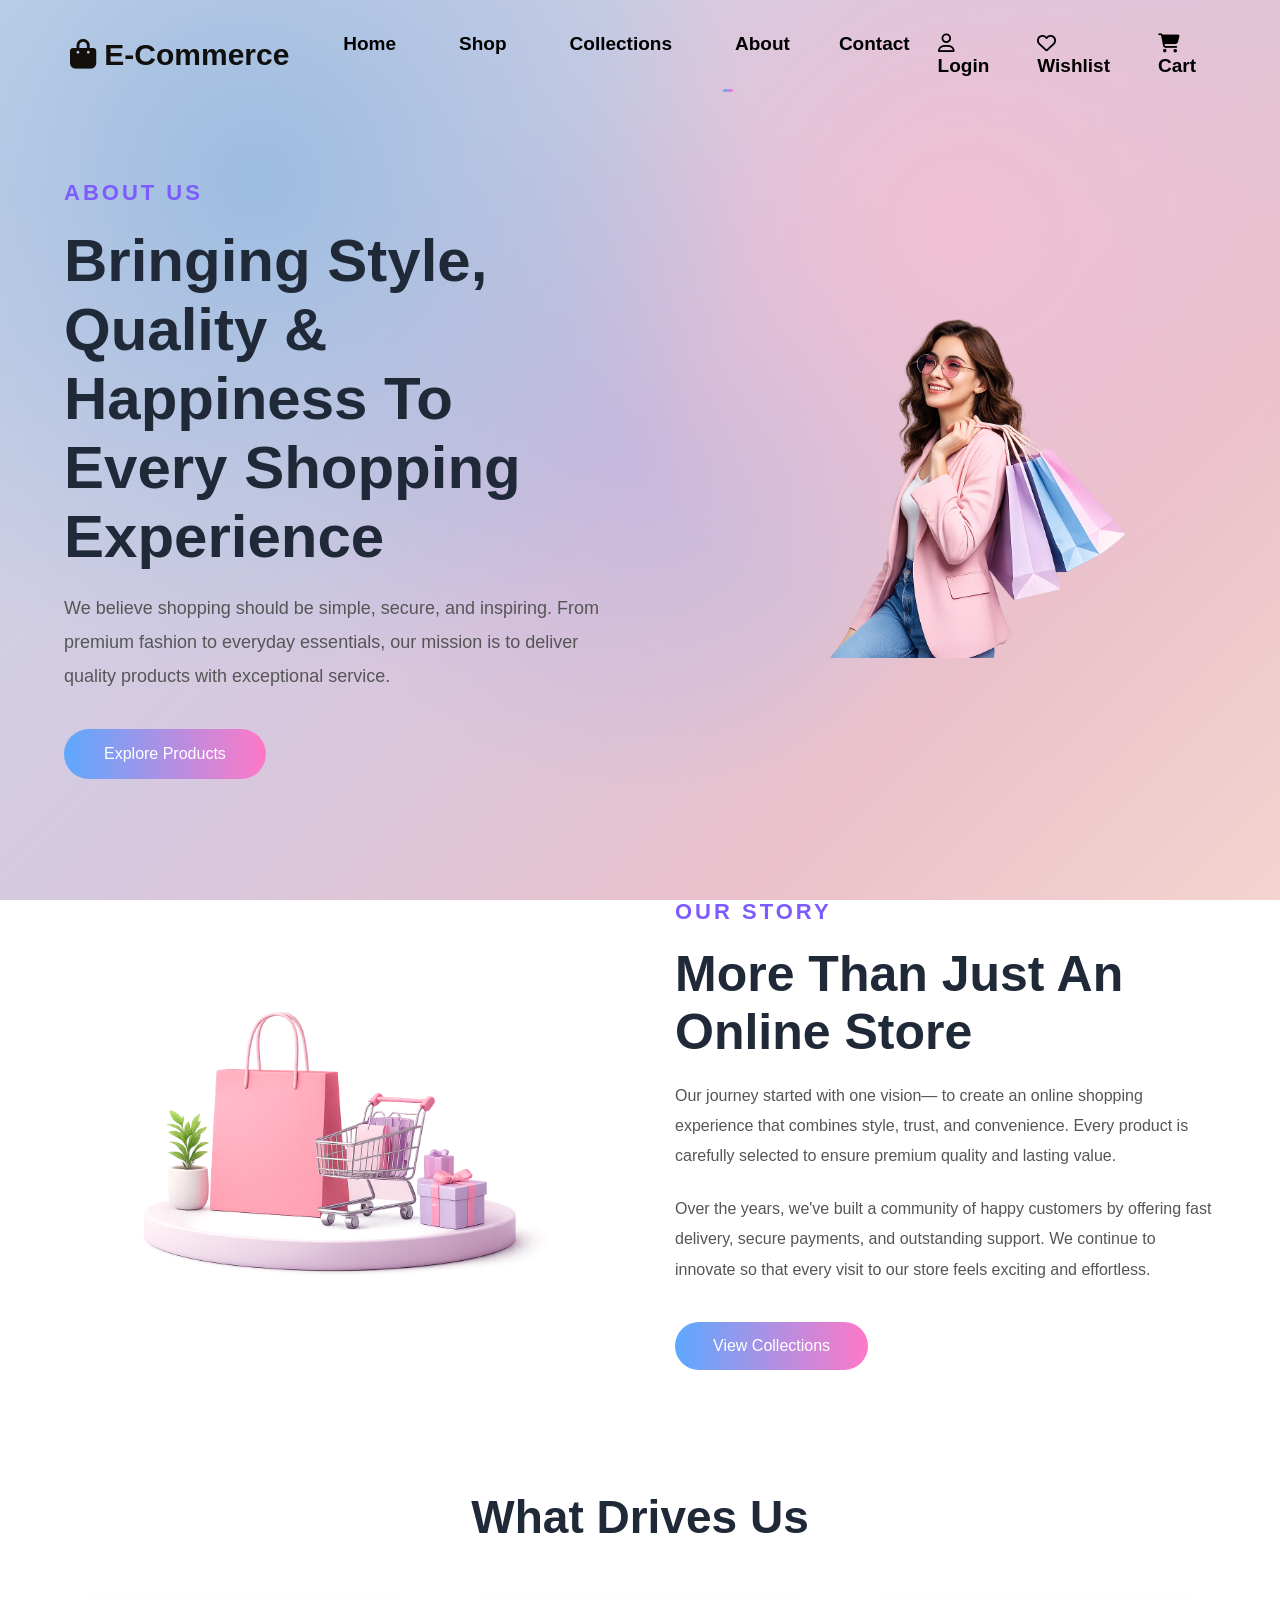
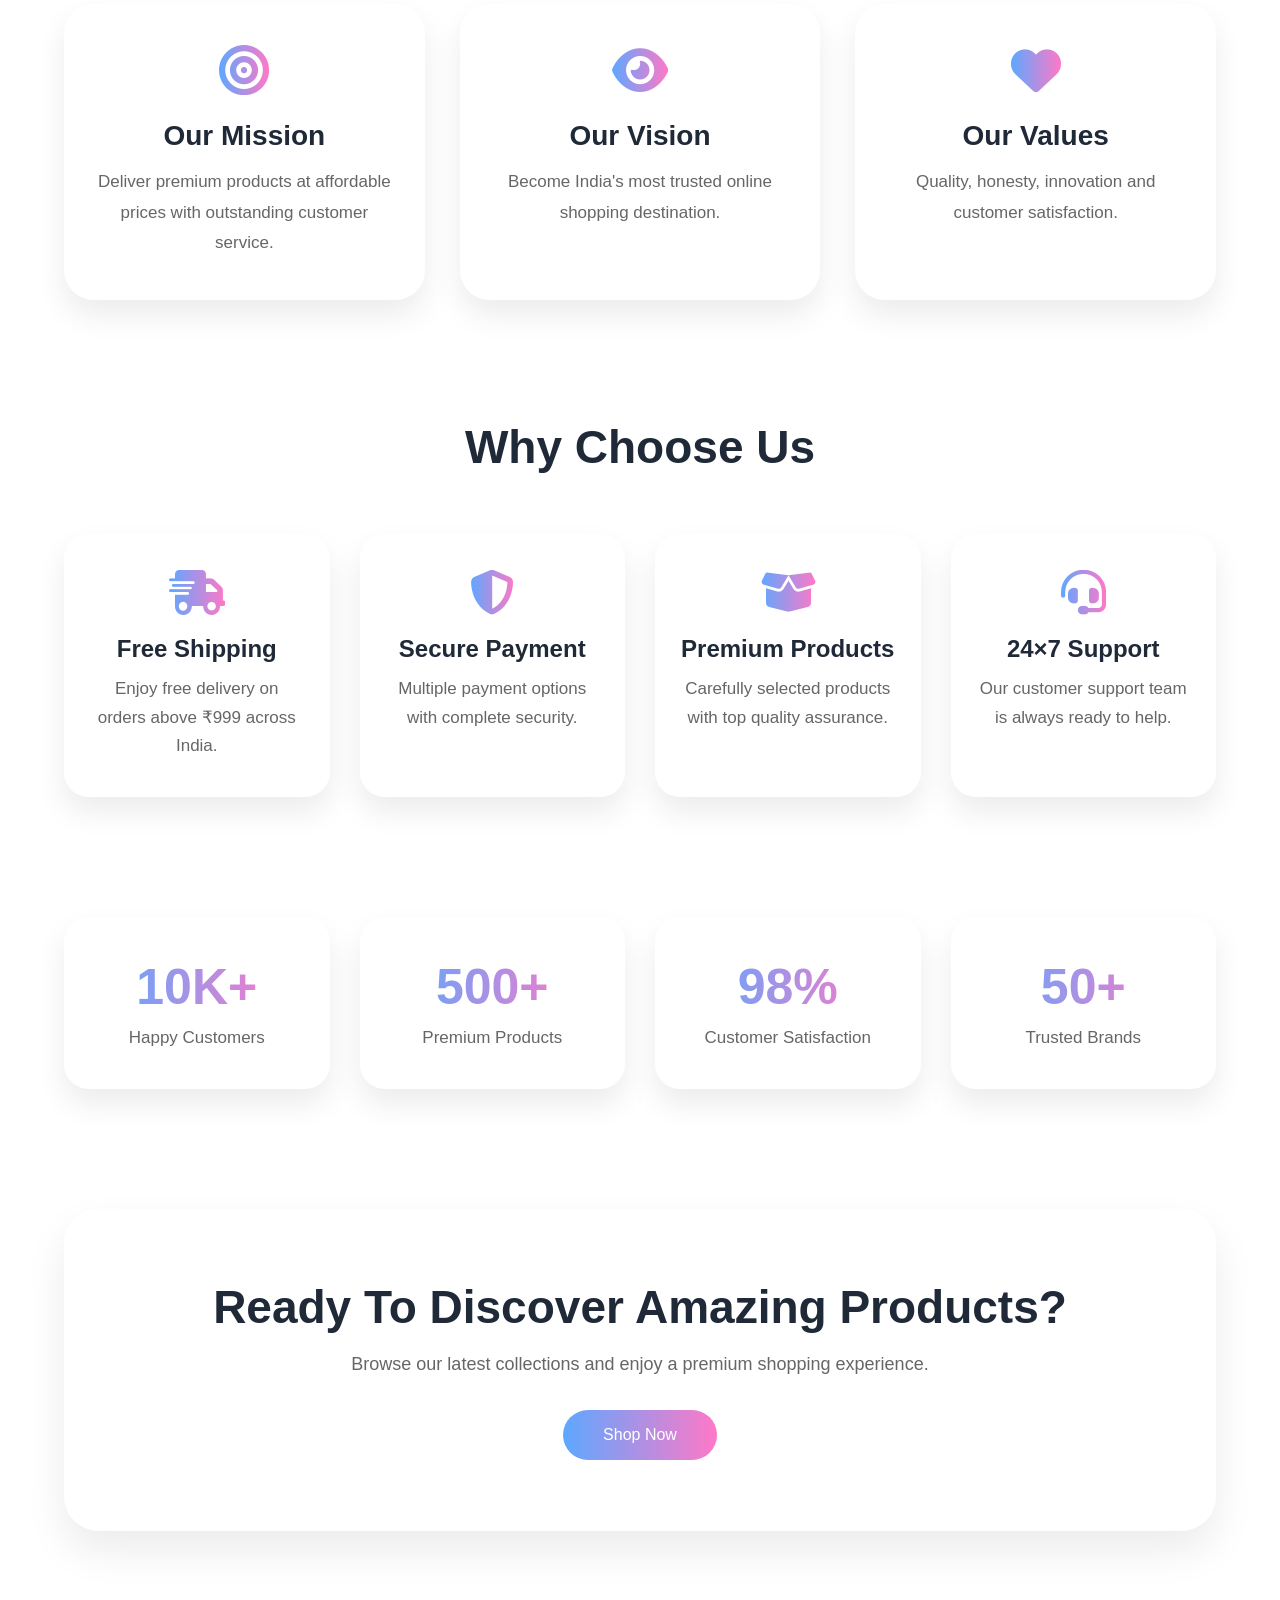
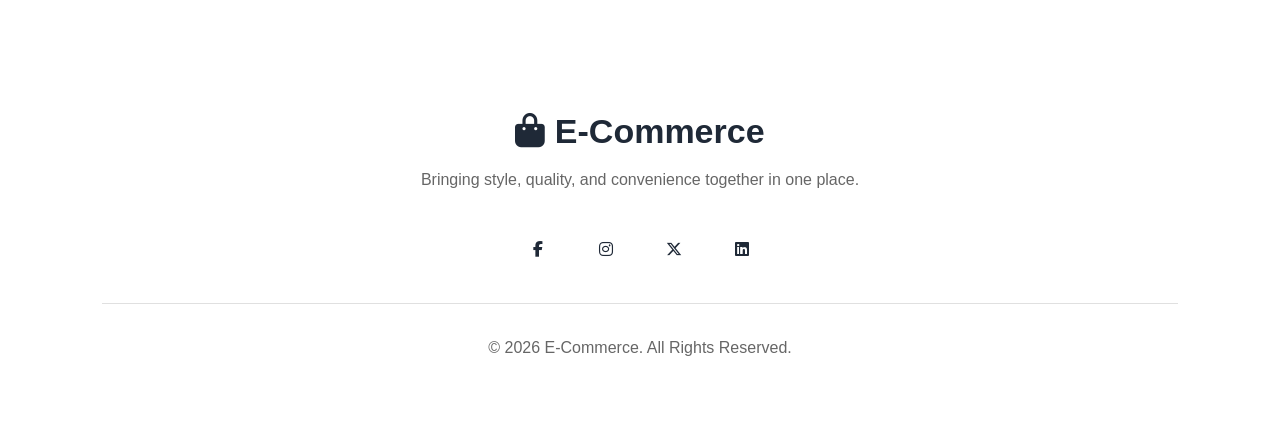
<file: about.html>
<!doctype html>
<html lang="en">
  <head>
    <meta charset="UTF-8" />
    <meta name="viewport" content="width=device-width, initial-scale=1.0" />

    <title>About Us | E-Commerce</title>

    <link rel="stylesheet" href="aboutstyle.css" />

    <link
      rel="stylesheet"
      href="https://cdnjs.cloudflare.com/ajax/libs/font-awesome/6.5.1/css/all.min.css"
    />
  </head>

  <body>
    <!-- Background -->

    <div class="background"></div>

    <!-- ================= Navbar ================= -->

    <header>
      <nav class="navbar">
        <h1 class="logo">
          <i class="fa-solid fa-bag-shopping"></i>

          E-Commerce
        </h1>

        <ul class="nav-links">
          <li><a href="index.html">Home</a></li>

          <li><a href="shop.html">Shop</a></li>

          <li><a href="collection.html">Collections</a></li>

          <li><a class="active" href="about.html">About</a></li>

          <li><a href="contact.html">Contact</a></li>
        </ul>

        <div class="nav-actions">
          <a href="login.html">
            <i class="fa-regular fa-user"></i>

            Login
          </a>

          <a href="#">
            <i class="fa-regular fa-heart"></i>

            Wishlist
          </a>

          <a href="#">
            <i class="fa-solid fa-cart-shopping"></i>

            Cart
          </a>
        </div>
      </nav>
    </header>

    <!-- ================= Hero ================= -->

    <section class="hero">
      <div class="hero-left">
        <span>ABOUT US</span>

        <h1>
          Bringing Style, Quality & Happiness To Every Shopping Experience
        </h1>

        <p>
          We believe shopping should be simple, secure, and inspiring. From
          premium fashion to everyday essentials, our mission is to deliver
          quality products with exceptional service.
        </p>

        <a href="shop.html" class="hero-btn"> Explore Products </a>
      </div>

      <div class="hero-right">
        <!-- Replace with generated model image -->

        <img src="images/about.png" alt="About Model" />
      </div>
    </section>

    <!-- ================= Our Story ================= -->

    <section class="story">
      <div class="story-image">
        <!-- Replace with generated shopping image -->

        <img src="images/our-story.png" alt="Our Story" />
      </div>

      <div class="story-content">
        <span>OUR STORY</span>

        <h2>More Than Just An Online Store</h2>

        <p>
          Our journey started with one vision— to create an online shopping
          experience that combines style, trust, and convenience. Every product
          is carefully selected to ensure premium quality and lasting value.
        </p>

        <p>
          Over the years, we've built a community of happy customers by offering
          fast delivery, secure payments, and outstanding support. We continue
          to innovate so that every visit to our store feels exciting and
          effortless.
        </p>

        <a href="collection.html" class="story-btn"> View Collections </a>
      </div>
    </section>

    <!-- ================= Mission ================= -->

    <section class="mission">
      <h2>What Drives Us</h2>

      <div class="mission-grid">
        <div class="mission-card">
          <i class="fa-solid fa-bullseye"></i>

          <h3>Our Mission</h3>

          <p>
            Deliver premium products at affordable prices with outstanding
            customer service.
          </p>
        </div>

        <div class="mission-card">
          <i class="fa-solid fa-eye"></i>

          <h3>Our Vision</h3>

          <p>Become India's most trusted online shopping destination.</p>
        </div>

        <div class="mission-card">
          <i class="fa-solid fa-heart"></i>

          <h3>Our Values</h3>

          <p>Quality, honesty, innovation and customer satisfaction.</p>
        </div>
      </div>
    </section>

    <!-- ================= Why Choose Us ================= -->

    <section class="why-us">
      <h2>Why Choose Us</h2>

      <div class="why-grid">
        <div class="why-card">
          <i class="fa-solid fa-truck-fast"></i>

          <h3>Free Shipping</h3>

          <p>Enjoy free delivery on orders above ₹999 across India.</p>
        </div>

        <div class="why-card">
          <i class="fa-solid fa-shield-halved"></i>

          <h3>Secure Payment</h3>

          <p>Multiple payment options with complete security.</p>
        </div>

        <div class="why-card">
          <i class="fa-solid fa-box-open"></i>

          <h3>Premium Products</h3>

          <p>Carefully selected products with top quality assurance.</p>
        </div>

        <div class="why-card">
          <i class="fa-solid fa-headset"></i>

          <h3>24×7 Support</h3>

          <p>Our customer support team is always ready to help.</p>
        </div>
      </div>
    </section>

    <!-- ================= Statistics ================= -->

    <section class="stats">
      <div class="stat-box">
        <h2>10K+</h2>

        <p>Happy Customers</p>
      </div>

      <div class="stat-box">
        <h2>500+</h2>

        <p>Premium Products</p>
      </div>

      <div class="stat-box">
        <h2>98%</h2>

        <p>Customer Satisfaction</p>
      </div>

      <div class="stat-box">
        <h2>50+</h2>

        <p>Trusted Brands</p>
      </div>
    </section>

    <!-- ================= Team =================

    <section class="team">
      <span>OUR TEAM</span>

      <h2>Meet The People Behind Our Success</h2>

      <p>
        Passionate professionals working together to provide an amazing shopping
        experience.
      </p>

      <div class="team-grid">
        <div class="team-card">
          <img src="images/team1.jpg" alt="Founder" />

          <h3>Kundan Pandit</h3>

          <h4>Founder & CEO</h4>

          <div class="social">
            <i class="fa-brands fa-linkedin"></i>

            <i class="fa-brands fa-github"></i>

            <i class="fa-brands fa-instagram"></i>
          </div>
        </div>

        <div class="team-card">
          <img src="images/team2.jpg" alt="Designer" />

          <h3>Saumya Anshul</h3>

          <h4>UI / UX Designer</h4>

          <div class="social">
            <i class="fa-brands fa-linkedin"></i>

            <i class="fa-brands fa-github"></i>

            <i class="fa-brands fa-instagram"></i>
          </div>
        </div>

        <div class="team-card">
          <img src="images/team3.jpg" alt="Developer" />

          <h3>Nitin Kumar</h3>

          <h4>Frontend Developer</h4>

          <div class="social">
            <i class="fa-brands fa-linkedin"></i>

            <i class="fa-brands fa-github"></i>

            <i class="fa-brands fa-instagram"></i>
          </div>
        </div>

        <div class="team-card">
          <img src="images/team4.jpg" alt="Backend" />

          <h3>Rishab Kumar</h3>

          <h4>Backend Developer</h4>

          <div class="social">
            <i class="fa-brands fa-linkedin"></i>

            <i class="fa-brands fa-github"></i>

            <i class="fa-brands fa-instagram"></i>
          </div>
        </div>
      </div>
    </section> -->

    <!-- ================= CTA ================= -->

    <section class="about-cta">
      <div class="cta-box">
        <h2>Ready To Discover Amazing Products?</h2>

        <p>
          Browse our latest collections and enjoy a premium shopping experience.
        </p>

        <a href="shop.html" class="hero-btn"> Shop Now </a>
      </div>
    </section>

    <!-- ================= Footer ================= -->

    <footer>
      <div class="footer-content">
        <h2>
          <i class="fa-solid fa-bag-shopping"></i>

          E-Commerce
        </h2>

        <p>Bringing style, quality, and convenience together in one place.</p>

        <div class="footer-social">
          <i class="fa-brands fa-facebook-f"></i>

          <i class="fa-brands fa-instagram"></i>

          <i class="fa-brands fa-x-twitter"></i>

          <i class="fa-brands fa-linkedin"></i>
        </div>

        <hr />

        <p class="copyright">© 2026 E-Commerce. All Rights Reserved.</p>
      </div>
    </footer>
  </body>
</html>
</file>
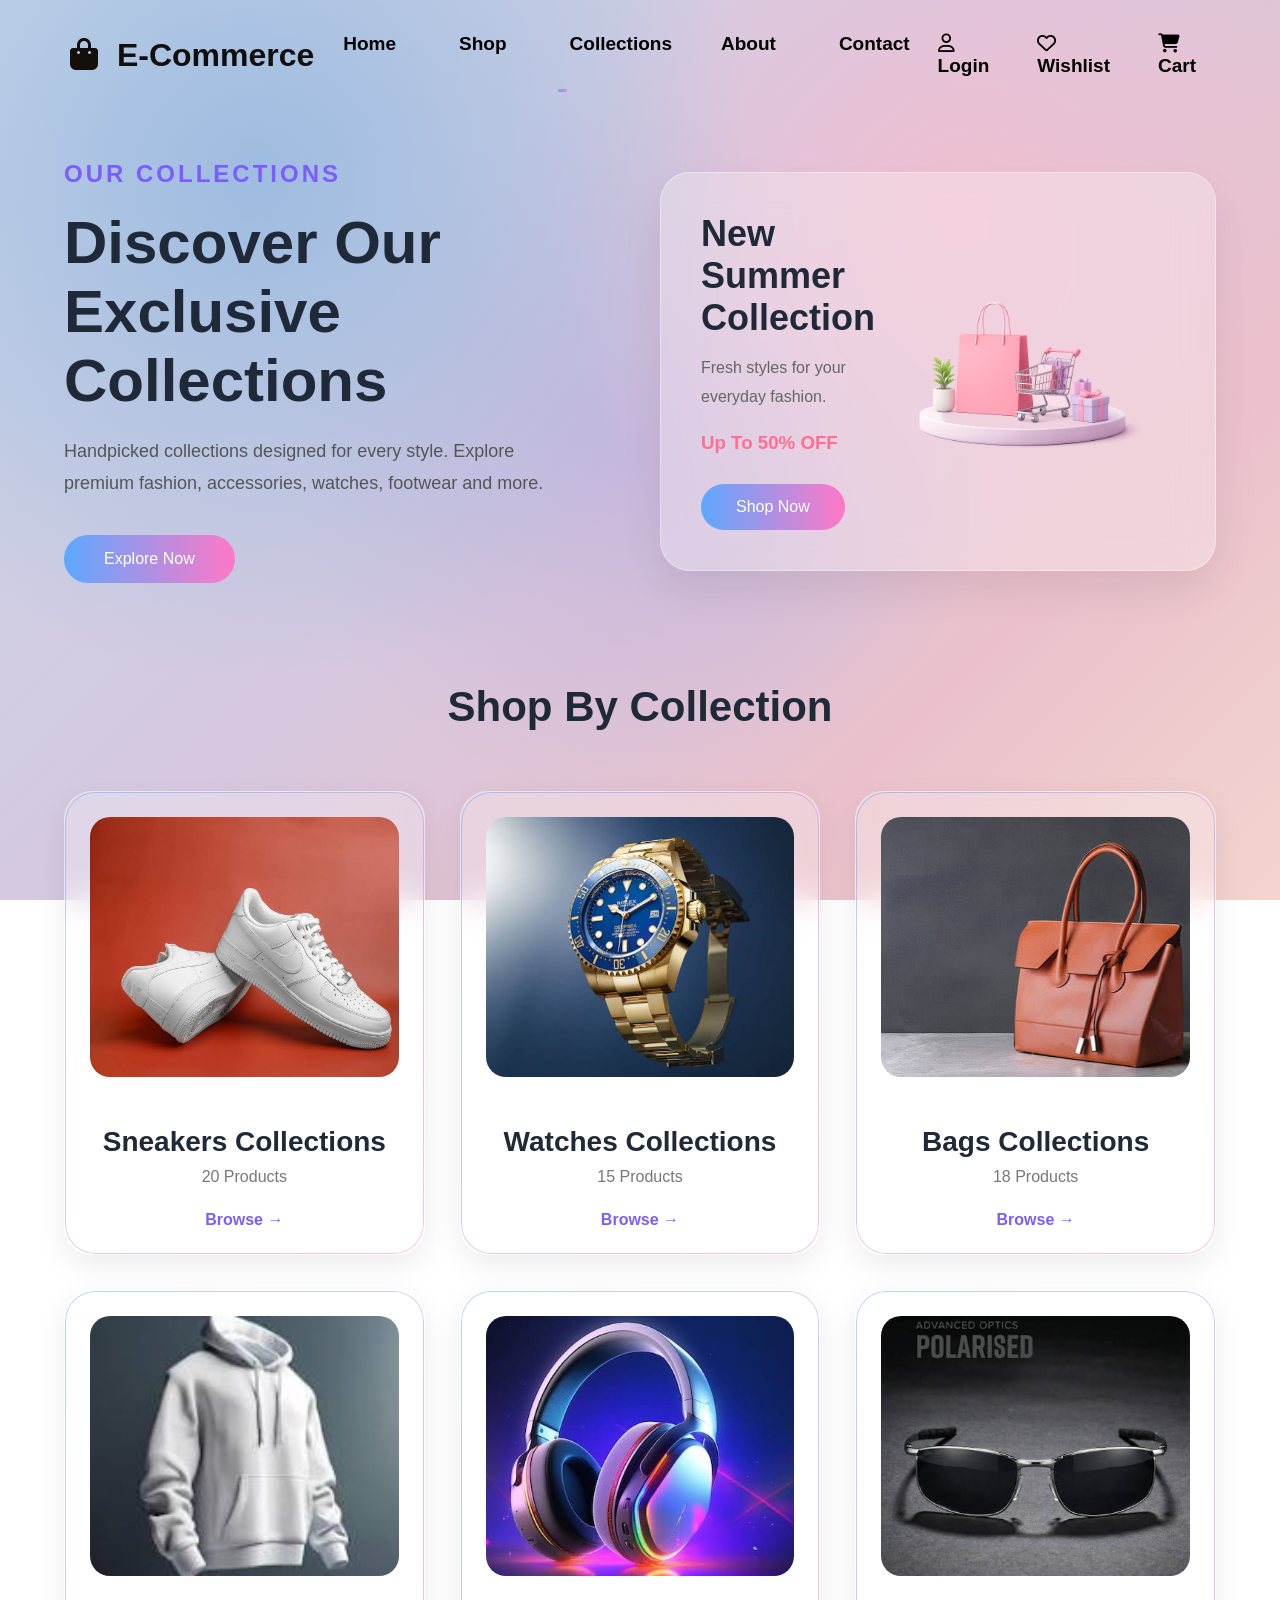
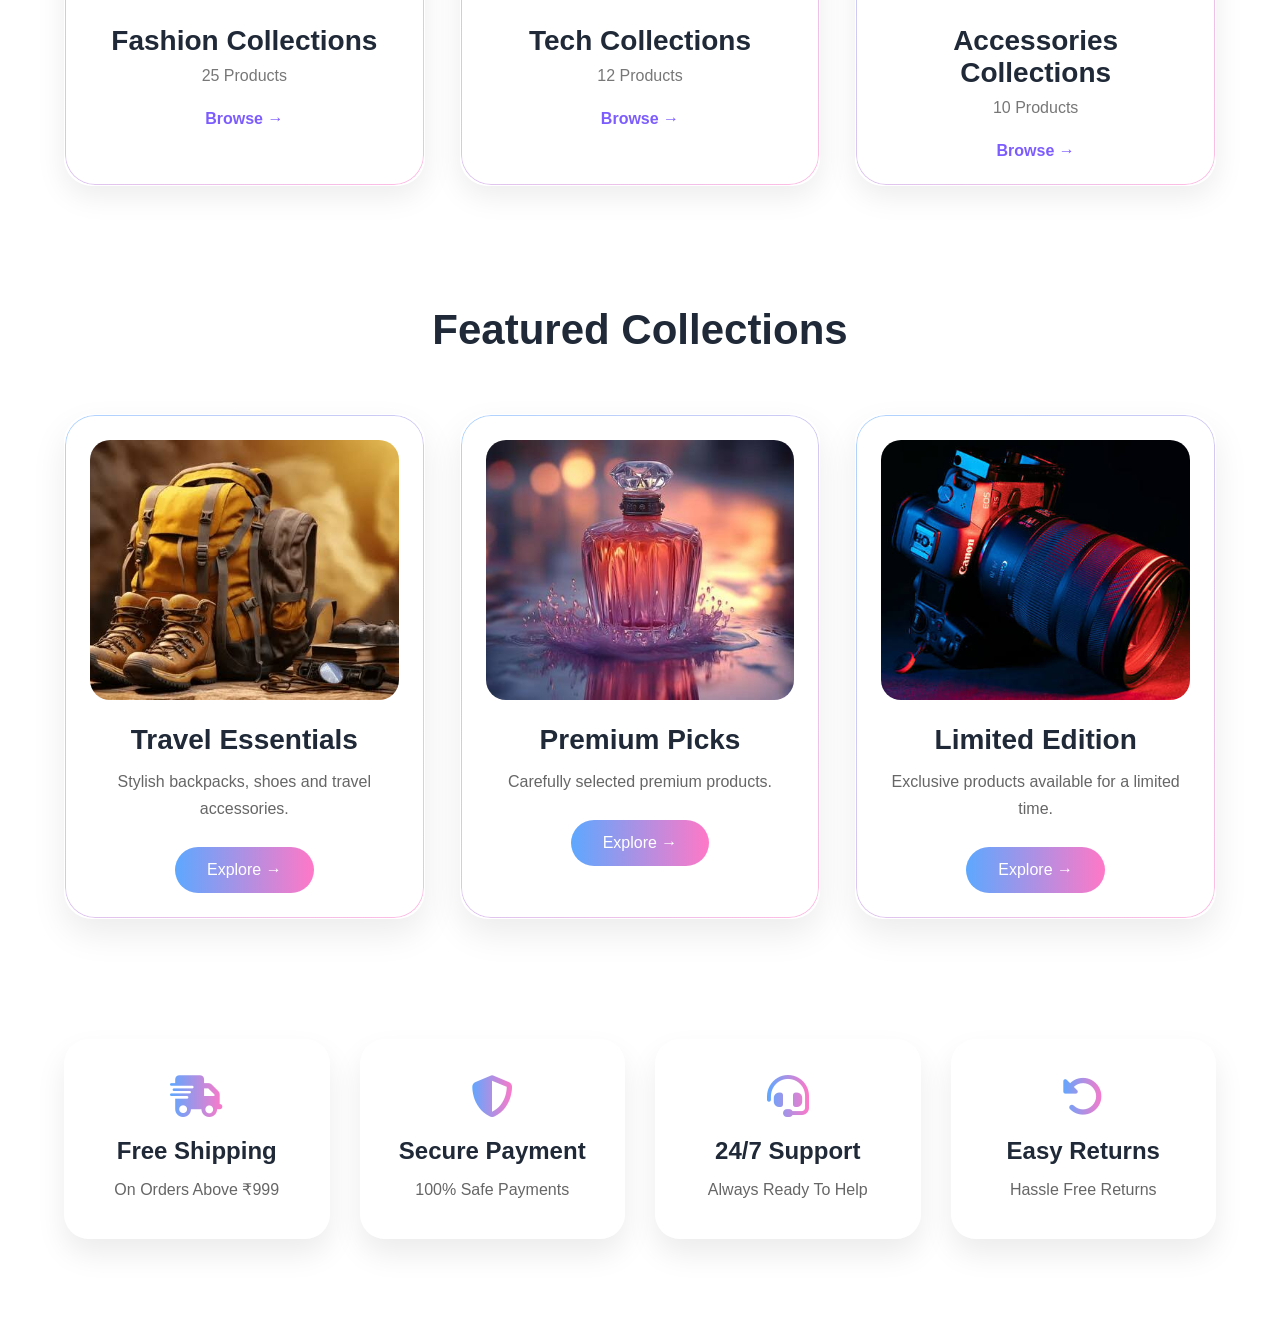
<file: collection.html>
<!doctype html>
<html lang="en">
  <head>
    <meta charset="UTF-8" />
    <meta name="viewport" content="width=device-width, initial-scale=1.0" />
    <title>Collections | E-Commerce</title>

    <link rel="stylesheet" href="collectionsstyle.css" />

    <!-- Font Awesome -->
    <!-- <link
      rel="stylesheet"
      href="https://cdnjs.cloudflare.com/ajax/libs/font-awesome/6.5.1/css/all.min.css"
    /> -->
    <link rel="stylesheet" href="https://cdnjs.cloudflare.com/ajax/libs/font-awesome/6.5.1/css/all.min.css" />
  </head>

  <body>
    <!-- Background -->
    <div class="background"></div>

    <!-- =================== Navbar =================== -->

    <header>
      <nav class="navbar">

        <h1 class="logo">
          <i class="fa-solid fa-bag-shopping"></i>
          E-Commerce
        </h1>

        <ul class="nav-links">
          <li><a href="index.html">Home</a></li>
          <li><a href="shop.html">Shop</a></li>
          <li><a class="active" href="collections.html">Collections</a></li>
          <li><a href="about.html">About</a></li>
          <li><a href="contact.html">Contact</a></li>
        </ul>

        <div class="nav-actions">
          <a href="login.html">
            <i class="fa-regular fa-user"></i>
            Login
          </a>

          <a href="#">
            <i class="fa-regular fa-heart"></i>
            Wishlist
          </a>

          <a href="#">
            <i class="fa-solid fa-cart-shopping"></i>
            Cart
          </a>
        </div>
      </nav>
    </header>

    <!-- ================= Hero ================= -->

    <section class="hero">
      <div class="hero-left">
        <span>OUR COLLECTIONS</span>

        <h1>
          Discover Our <br />
          Exclusive Collections
        </h1>

        <p>
          Handpicked collections designed for every style. Explore premium
          fashion, accessories, watches, footwear and more.
        </p>

        <a href="shop.html" class="hero-btn"> Explore Now </a>
      </div>

      <div class="hero-right">
        <div class="offer-card">
          <div class="offer-text">
            <h2>New Summer Collection</h2>

            <p>Fresh styles for your everyday fashion.</p>

            <h3>Up To 50% OFF</h3>

            <a href="shop.html"> Shop Now </a>
          </div>

          <div class="offer-image">
            <img src="images/our-story.png" alt="Collection" />
          </div>
        </div>
      </div>
    </section>

    <!-- ================= Shop By Collection ================= -->

    <section class="collections">
      <h2>Shop By Collection</h2>

      <div class="collection-grid">
        <div class="collection-card">
          <img src="images/collection3.jpg" alt="" />

          <h3>Sneakers Collections</h3>

          <p>20 Products</p>

          <a href="shop.html">Browse →</a>
        </div>

        <div class="collection-card">
          <img src="images/collection2.jpg" alt="" />

          <h3>Watches Collections</h3>

          <p>15 Products</p>

          <a href="shop.html">Browse →</a>
        </div>

        <div class="collection-card">
          <img src="images/collection4.jpg" alt="" />

          <h3>Bags Collections</h3>

          <p>18 Products</p>

          <a href="shop.html">Browse →</a>
        </div>

        <div class="collection-card">
          <img src="images/collection5.jpg" alt="" />

          <h3>Fashion Collections</h3>

          <p>25 Products</p>

          <a href="shop.html">Browse →</a>
        </div>

        <div class="collection-card">
          <img src="images/collection1.jpg" alt="" />

          <h3>Tech Collections</h3>

          <p>12 Products</p>

          <a href="shop.html">Browse →</a>
        </div>

        <div class="collection-card">
          <img src="images/collection6.jpg" alt="" />

          <h3>Accessories Collections</h3>

          <p>10 Products</p>

          <a href="shop.html">Browse →</a>
        </div>
      </div>
    </section>

    <!-- ================= Featured Collections ================= -->

    <section class="featured">
      <h2>Featured Collections</h2>

      <div class="featured-grid">
        <div class="feature-card">
          <img src="images/collection9.jpg" alt="" />

          <h3>Travel Essentials</h3>

          <p>Stylish backpacks, shoes and travel accessories.</p>

          <a href="shop.html">Explore →</a>
        </div>

        <div class="feature-card">
          <img src="images/collection7.jpg" alt="" />

          <h3>Premium Picks</h3>

          <p>Carefully selected premium products.</p>

          <a href="shop.html">Explore →</a>
        </div>

        <div class="feature-card">
          <img src="images/collection8.jpg" alt="" />

          <h3>Limited Edition</h3>

          <p>Exclusive products available for a limited time.</p>

          <a href="shop.html">Explore →</a>
        </div>
      </div>
    </section>

    <!-- ================= Features ================= -->

    <section class="services">
      <div class="service-box">
        <i class="fa-solid fa-truck-fast"></i>

        <h3>Free Shipping</h3>

        <p>On Orders Above ₹999</p>
      </div>

      <div class="service-box">
        <i class="fa-solid fa-shield-halved"></i>

        <h3>Secure Payment</h3>

        <p>100% Safe Payments</p>
      </div>

      <div class="service-box">
        <i class="fa-solid fa-headset"></i>

        <h3>24/7 Support</h3>

        <p>Always Ready To Help</p>
      </div>

      <div class="service-box">
        <i class="fa-solid fa-rotate-left"></i>

        <h3>Easy Returns</h3>

        <p>Hassle Free Returns</p>
      </div>
    </section>
  </body>
</html>
</file>
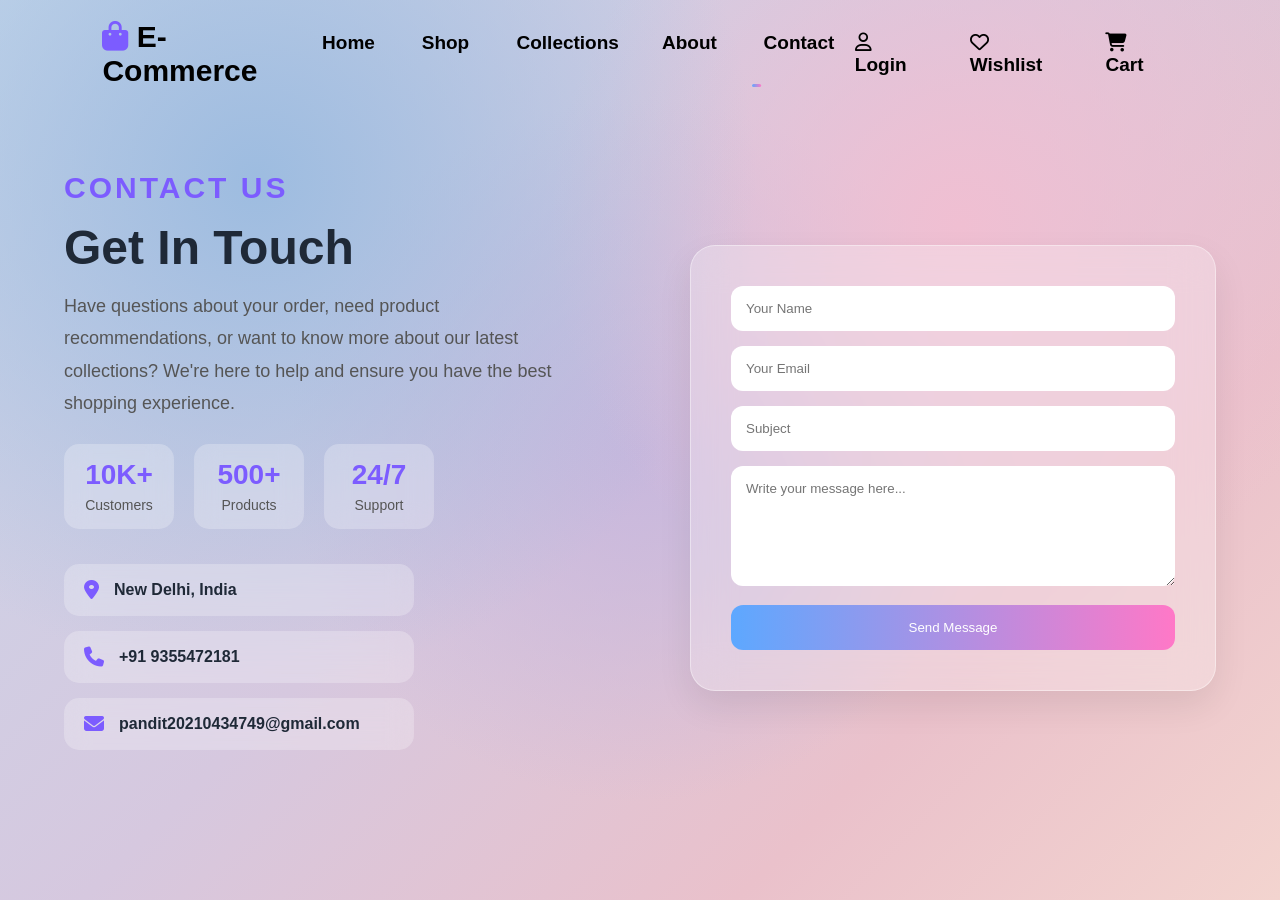
<file: contact.html>
<!doctype html>
<html lang="en">
  <head>
    <meta charset="UTF-8" />
    <meta name="viewport" content="width=device-width, initial-scale=1.0" />
    <title>Contact Us</title>

    <link rel="stylesheet" href="contactstyle.css" />

    <link
      rel="stylesheet"
      href="https://cdnjs.cloudflare.com/ajax/libs/font-awesome/6.5.1/css/all.min.css"
    />
  </head>

  <body>
    <div class="background"></div>

    <header>
      <nav class="navbar">
        <h1 class="logo">
          <i class="fa-solid fa-bag-shopping"></i>
          E-Commerce
        </h1>

        <ul class="nav-links">
          <li><a href="index.html">Home</a></li>
          <li><a href="shop.html">Shop</a></li>
          <li><a href="collection.html">Collections</a></li>
          <li><a href="about.html">About</a></li>
          <li><a href="contact.html" class="active">Contact</a></li>
        </ul>

        <div class="nav-actions">
          <a href="login.html">
            <i class="fa-regular fa-user"></i>
            Login
          </a>

          <a href="#">
            <i class="fa-regular fa-heart"></i>
            Wishlist
          </a>

          <a href="#">
            <i class="fa-solid fa-cart-shopping"></i>
            Cart
          </a>
        </div>
      </nav>
    </header>

    <section class="contact-page">
      <div class="contact-left">
        <span class="contact-tag"> CONTACT US </span>

        <h1>Get In Touch</h1>

        <p>
          Have questions about your order, need product recommendations, or want
          to know more about our latest collections? We're here to help and
          ensure you have the best shopping experience.
        </p>

        <!-- Stats -->

        <div class="contact-stats">
          <div class="stat-box">
            <h3>10K+</h3>
            <span>Customers</span>
          </div>

          <div class="stat-box">
            <h3>500+</h3>
            <span>Products</span>
          </div>

          <div class="stat-box">
            <h3>24/7</h3>
            <span>Support</span>
          </div>
        </div>

        <!-- Contact Cards -->

        <div class="contact-info">
          <div class="contact-card">
            <i class="fa-solid fa-location-dot"></i>
            <span>New Delhi, India</span>
          </div>

          <div class="contact-card">
            <i class="fa-solid fa-phone"></i>
            <span>+91 9355472181</span>
          </div>

          <div class="contact-card">
            <i class="fa-solid fa-envelope"></i>
            <span>pandit20210434749@gmail.com</span>
          </div>
        </div>
      </div>

      <div class="contact-right">
        <form>
          <input type="text" placeholder="Your Name" />

          <input type="email" placeholder="Your Email" />

          <input type="text" placeholder="Subject" />

          <textarea
            rows="6"
            placeholder="Write your message here..."
          ></textarea>

          <button type="submit">Send Message</button>
        </form>
      </div>
    </section>
  </body>
</html>
</file>
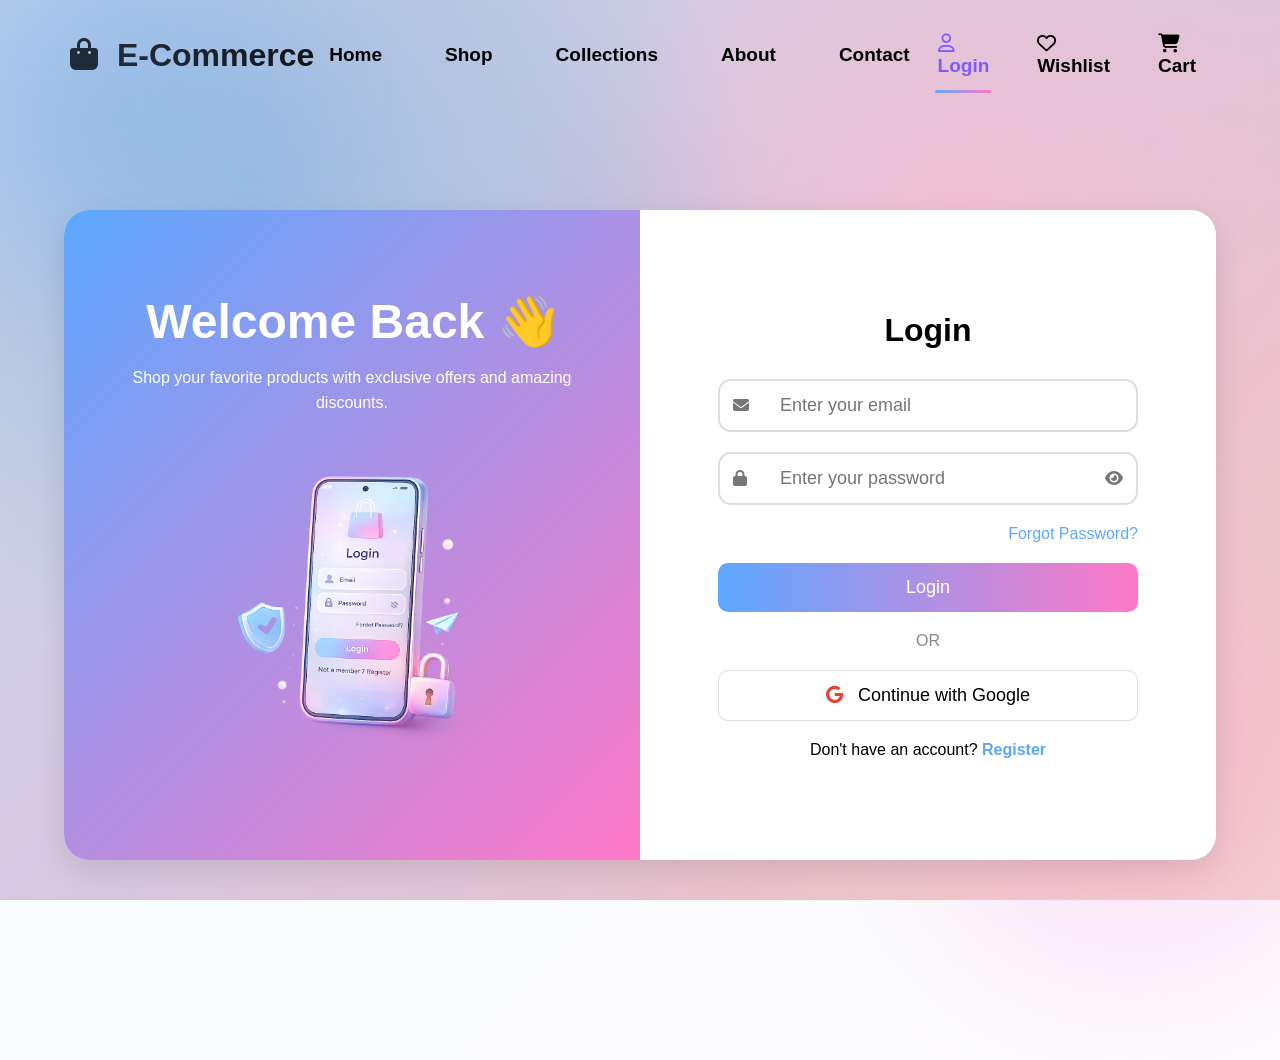
<file: login.html>
<!doctype html>
<html lang="en">
  <head>
    <meta charset="UTF-8" />
    <meta name="viewport" content="width=device-width, initial-scale=1.0" />
    <title>Login-E-Commerce</title>

    <link rel="stylesheet" href="loginstyle.css" />

    <link
      rel="stylesheet"
      href="https://cdnjs.cloudflare.com/ajax/libs/font-awesome/6.5.1/css/all.min.css"
    />
  </head>

  <body>
    <!-- Background -->
    <div class="background"></div>

    <!-- =================== Navbar =================== -->

    <header>
      <nav class="navbar">
        <h1 class="logo">
          <i class="fa-solid fa-bag-shopping"></i>
          E-Commerce
        </h1>

        <ul class="nav-links">
          <li><a href="index.html">Home</a></li>
          <li><a href="shop.html">Shop</a></li>
          <li><a href="collections.html">Collections</a></li>
          <li><a href="about.html">About</a></li>
          <li><a href="contact.html">Contact</a></li>
        </ul>

        <div class="nav-actions">
          <a class="active" href="login.html">
            <i class="fa-regular fa-user"></i>
            Login
          </a>

          <a href="#">
            <i class="fa-regular fa-heart"></i>
            Wishlist
          </a>

          <a href="#">
            <i class="fa-solid fa-cart-shopping"></i>
            Cart
          </a>
        </div>
      </nav>
    </header>

    <div class="login-page">
      <div class="container">
        <!-- Left Section -->

        <div class="left-section">
          <h1>Welcome Back 👋</h1>

          <p>
            Shop your favorite products with exclusive offers and amazing
            discounts.
          </p>

          <img src="images/login.png" alt="Model" />
        </div>

        <!-- Right Section -->

        <div class="right-section">
          <div class="login-box">
            <h2>Login</h2>

            <form>
              <div class="input-box">
                <i class="fa-solid fa-envelope"></i>

                <input type="email" placeholder="Enter your email" required />
              </div>

              <div class="input-box">
                <i class="fa-solid fa-lock"></i>

                <input
                  type="password"
                  placeholder="Enter your password"
                  required
                />

                <i class="fa-solid fa-eye eye-icon"></i>
              </div>

              <div class="forgot-password">
                <a href="#">Forgot Password?</a>
              </div>

              <button class="login-btn">Login</button>

              <div class="divider">OR</div>

              <button type="button" class="google-btn">
                <i class="fa-brands fa-google"></i>

                Continue with Google
              </button>

              <p class="register-link">
                Don't have an account?

                <a href="register.html">Register</a>
              </p>
            </form>
          </div>
        </div>
      </div>
    </div>
  </body>
</html>
</file>
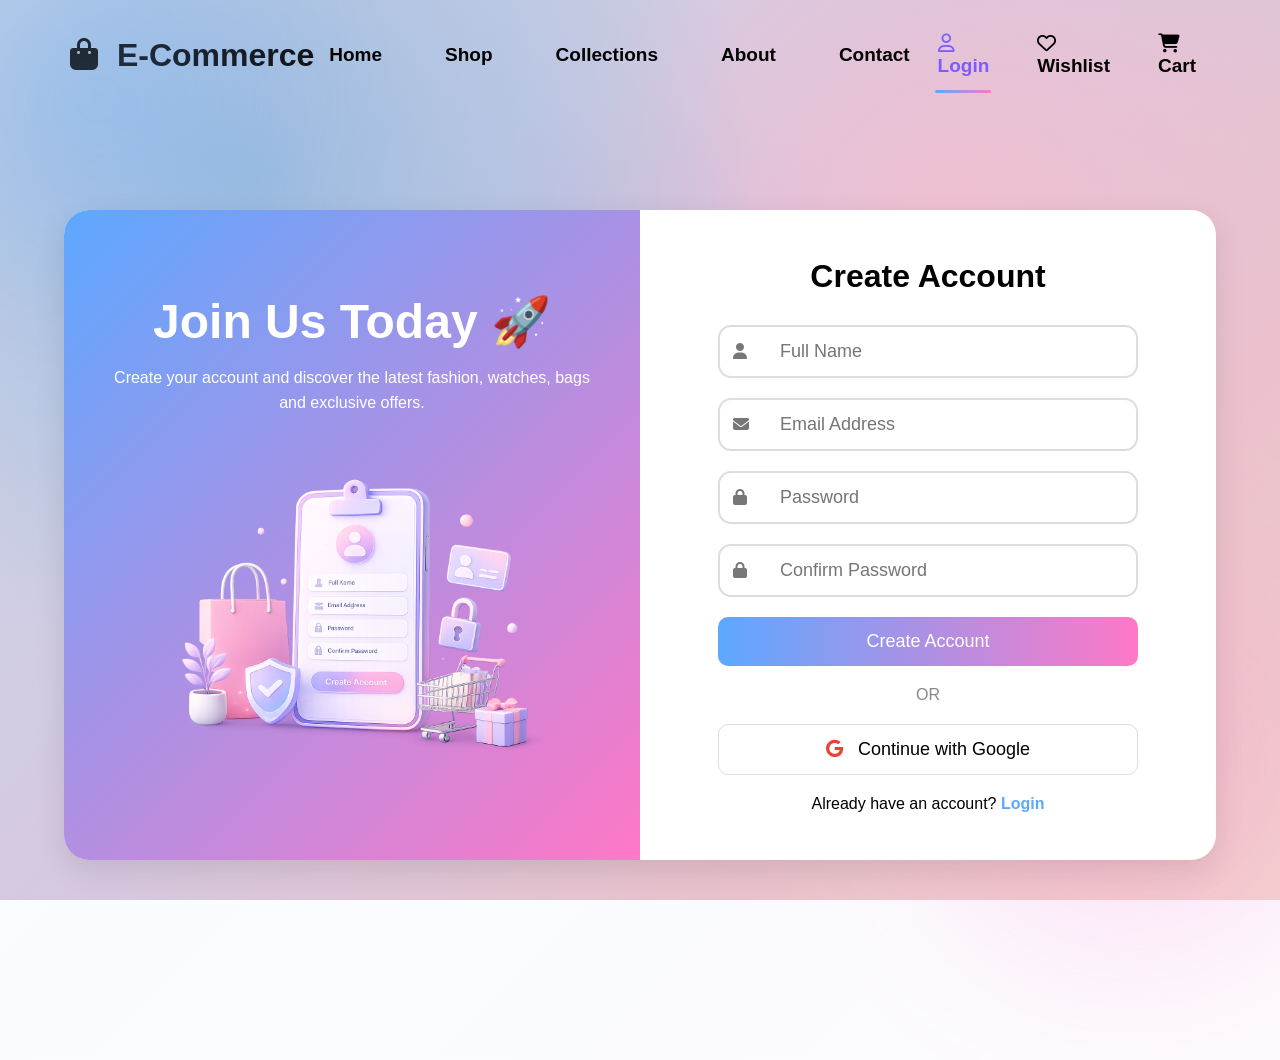
<file: register.html>
<!doctype html>
<html lang="en">
  <head>
    <meta charset="UTF-8" />
    <meta name="viewport" content="width=device-width, initial-scale=1.0" />
    <title>Register-E-Commerce</title>

    <link rel="stylesheet" href="registerstyle.css" />

    <link
      rel="stylesheet"
      href="https://cdnjs.cloudflare.com/ajax/libs/font-awesome/6.5.1/css/all.min.css"
    />
  </head>

  <body>
    <div class="background"></div>

    <header>
      <nav class="navbar">
        <h1 class="logo">
          <i class="fa-solid fa-bag-shopping"></i>
          E-Commerce
        </h1>

        <ul class="nav-links">
          <li><a href="index.html">Home</a></li>
          <li><a href="shop.html">Shop</a></li>
          <li><a href="collections.html">Collections</a></li>
          <li><a href="about.html">About</a></li>
          <li><a href="contact.html">Contact</a></li>
        </ul>

        <div class="nav-actions">
          <a class="active" href="login.html">
            <i class="fa-regular fa-user"></i>
            Login
          </a>

          <a href="#">
            <i class="fa-regular fa-heart"></i>
            Wishlist
          </a>

          <a href="#">
            <i class="fa-solid fa-cart-shopping"></i>
            Cart
          </a>
        </div>
      </nav>
    </header>

    <div class="register-page">
      <div class="container">
        <!-- Left Section -->

        <div class="left-section">
          <h1>Join Us Today 🚀</h1>

          <p>
            Create your account and discover the latest fashion, watches, bags
            and exclusive offers.
          </p>

          <img src="images/register.png" alt="Model" />
        </div>

        <!-- Right Section -->

        <div class="right-section">
          <div class="login-box">
            <h2>Create Account</h2>

            <form>
              <div class="input-box">
                <i class="fa-solid fa-user"></i>
                <input type="text" placeholder="Full Name" required />
              </div>

              <div class="input-box">
                <i class="fa-solid fa-envelope"></i>
                <input type="email" placeholder="Email Address" required />
              </div>

              <div class="input-box">
                <i class="fa-solid fa-lock"></i>
                <input type="password" placeholder="Password" required />
              </div>

              <div class="input-box">
                <i class="fa-solid fa-lock"></i>
                <input
                  type="password"
                  placeholder="Confirm Password"
                  required
                />
              </div>

              <button class="login-btn">Create Account</button>

              <div class="divider">OR</div>

              <button type="button" class="google-btn">
                <i class="fa-brands fa-google"></i>
                Continue with Google
              </button>

              <p class="register-link">
                Already have an account?
                <a href="login.html">Login</a>
              </p>
            </form>
          </div>
        </div>
      </div>
    </div>
  </body>
</html>
</file>
<file: aboutstyle.css>
/* Global CSS */

* {
  margin: 0;
  padding: 0;
  box-sizing: border-box;
  font-family: Arial, sans-serif;
}

html {
  scroll-behavior: smooth;
}

body {
  min-height: 100vh;
  color: #1f2937;
}

/* Background */

.background {
  position: fixed;
  inset: 0;
  z-index: -2;

  background:
    radial-gradient(circle at 20% 20%, #9dbce0 0%, transparent 40%),
    radial-gradient(circle at 75% 25%, #f0bfd2 0%, transparent 35%),
    radial-gradient(circle at 50% 50%, #c7b7dd 0%, transparent 45%),
    linear-gradient(135deg, #c8d8eb 0%, #d6c8df 45%, #eac1cb 75%, #f3d4cf 100%);
}

/* Navbar */

.navbar {
  width: 100%;
  padding: 25px 70px;
  box-sizing: border-box;

  display: flex;
  align-items: center;
}

.logo {
  font-size: 30px;
  font-weight: 700;
  flex: 1;

  background: linear-gradient(135deg, #150f0a, #0f0f0f, #0f0f0f);
  -webkit-background-clip: text;
  -webkit-text-fill-color: transparent;

  cursor: pointer;
  transition: all 0.4s ease;
}

.logo i {
  color: #7c5cff;
}

.nav-links {
  flex: 2;
  display: flex;
  justify-content: center;
  gap: 35px;
  list-style: none;
  font-size: 19px;
}

.nav-links a {
  position: relative;
  text-decoration: none;
  color: black;
  font-weight: 600;
  padding: 8px 14px;
  border-radius: 20px;
  transition: all 0.3s ease;
}

/* Same hover effect as Home page */
.nav-links a:hover {
  color: white;
  background: linear-gradient(90deg, #5da8ff, #ff78c7);

  transform: translateY(-2px);

  box-shadow:
    0 5px 15px rgba(93, 168, 255, 0.3),
    0 5px 15px rgba(255, 120, 199, 0.3);
}

/* Active page */
.nav-links a.active {
  position: relative;
}

/* Underline only for active page */
.nav-links a.active::after {
  content: "";
  position: absolute;

  left: 50%;
  bottom: -8px;

  transform: translateX(-50%);

  width: 70%;
  height: 3px;

  border-radius: 20px;

  background: linear-gradient(90deg, #5da8ff, #ff78c7);
}

.nav-actions {
  flex: 1;
  display: flex;
  justify-content: flex-end;
  gap: 20px;
  font-size: 19px;
}

.nav-actions a {
  text-decoration: none;
  color: black;
  font-weight: 600;
  padding: 8px 14px;
  border-radius: 20px;
  transition: all 0.3s ease;
}

.nav-actions a:hover {
  color: white;
  background: linear-gradient(90deg, #5da8ff, #ff78c7);

  transform: translateY(-2px);

  box-shadow:
    0 5px 15px rgba(93, 168, 255, 0.3),
    0 5px 15px rgba(255, 120, 199, 0.3);
}

/* Hero Section */

.hero {
  width: 90%;
  max-width: 1400px;

  margin: 70px auto;

  display: grid;

  grid-template-columns: 1fr 1fr;

  align-items: center;

  gap: 70px;
}

.hero-left span {
  color: #7c5cff;

  font-weight: 700;
font-size: 22px;
  letter-spacing: 3px;
}

.hero-left h1 {
  font-size: 60px;

  line-height: 1.15;

  margin: 20px 0;
}

.hero-left p {
  color: #555;

  line-height: 1.9;

  font-size: 18px;

  max-width: 550px;

  margin-bottom: 35px;
}

/* Button */

.hero-btn {
  display: inline-block;

  text-decoration: none;

  color: white;

  padding: 16px 40px;

  border-radius: 50px;

  background: linear-gradient(90deg, #5da8ff, #ff78c7);

  transition: 0.4s;
}

.hero-btn:hover {
  transform: translateY(-6px);

  box-shadow: 0 15px 30px rgba(93, 168, 255, 0.35);
}

/* Hero Image */

.hero-right {
  text-align: center;
}

.hero-right img {
  width: 100%;
  max-width: 673px;

  /* transition: 0.5s; */
}

/* .hero-right img:hover {
  transform: scale(1.05) rotate(-2deg);
} */

/* Our Story */

.story {
  width: 90%;
  max-width: 1400px;

  margin: 120px auto;

  display: grid;

  grid-template-columns: 1fr 1fr;

  align-items: center;

  gap: 70px;
}

.story-image {
  text-align: center;
}

.story-image img {
  width: 100%;
  max-width: 6000px;

  /* transition: 0.45s; */
}

/* .story-image img:hover {
  transform: scale(1.05);
} */

.story-content span {
  color: #7c5cff;

  font-weight: 700;
font-size: 22px;
  letter-spacing: 3px;
}

.story-content h2 {
  font-size: 50px;

  margin: 20px 0;
}

.story-content p {
  color: #555;

  line-height: 1.9;

  margin-bottom: 22px;
}

/* Story Button */

.story-btn {
  display: inline-block;

  margin-top: 15px;

  padding: 15px 38px;

  border-radius: 50px;

  text-decoration: none;

  color: white;

  background: linear-gradient(90deg, #5da8ff, #ff78c7);

  transition: 0.35s;
}

.story-btn:hover {
  transform: translateY(-5px);

  box-shadow: 0 15px 30px rgba(93, 168, 255, 0.35);
}

/* Mission Section */

.mission {
  width: 90%;
  max-width: 1400px;

  margin: 120px auto;
}

.mission h2 {
  text-align: center;

  font-size: 46px;

  margin-bottom: 60px;

  color: #1f2937;
}

.mission-grid {
  display: grid;

  grid-template-columns: repeat(3, 1fr);

  gap: 35px;
}

/* Mission Card */

.mission-card {
  background: rgba(255, 255, 255, 0.22);

  backdrop-filter: blur(18px);

  border: 1px solid rgba(255, 255, 255, 0.35);

  border-radius: 30px;

  padding: 40px 30px;

  text-align: center;

  transition: 0.4s;

  box-shadow: 0 15px 30px rgba(0, 0, 0, 0.08);
}

.mission-card:hover {
  transform: translateY(-12px);

  box-shadow: 0 20px 45px rgba(0, 0, 0, 0.12);
}

.mission-card i {
  font-size: 50px;

  margin-bottom: 25px;

  background: linear-gradient(90deg, #5da8ff, #ff78c7);

  -webkit-background-clip: text;

  -webkit-text-fill-color: transparent;
}

.mission-card h3 {
  font-size: 28px;

  margin-bottom: 15px;

  color: #1f2937;
}

.mission-card p {
  color: #666;
font-size: 17px;
  line-height: 1.8;
}

/* Why Choose Us */

.why-us {
  width: 90%;
  max-width: 1400px;

  margin: 120px auto;
}

.why-us h2 {
  text-align: center;

  font-size: 46px;

  margin-bottom: 60px;
}

.why-grid {
  display: grid;

  grid-template-columns: repeat(4, 1fr);

  gap: 30px;
}

/* Feature Card */

.why-card {
  background: rgba(255, 255, 255, 0.25);

  backdrop-filter: blur(18px);

  border: 1px solid rgba(255, 255, 255, 0.35);

  border-radius: 25px;

  padding: 35px 25px;

  text-align: center;

  transition: 0.35s;

  box-shadow: 0 15px 30px rgba(0, 0, 0, 0.08);
}

.why-card:hover {
  transform: translateY(-12px);

  box-shadow: 0 20px 40px rgba(0, 0, 0, 0.12);
}

.why-card i {
  font-size: 45px;

  margin-bottom: 20px;

  background: linear-gradient(90deg, #5da8ff, #ff78c7);

  -webkit-background-clip: text;

  -webkit-text-fill-color: transparent;
}

.why-card h3 {
  font-size: 24px;

  margin-bottom: 12px;
}

.why-card p {
  color: #666;
font-size: 17px;
  line-height: 1.7;
}

/* Statistics */

.stats {
  width: 90%;
  max-width: 1400px;

  margin: 120px auto;

  display: grid;

  grid-template-columns: repeat(4, 1fr);

  gap: 30px;
}

/* Stat Box */

.stat-box {
  background: rgba(255, 255, 255, 0.28);

  backdrop-filter: blur(18px);

  border-radius: 25px;

  padding: 40px;

  text-align: center;

  border: 1px solid rgba(255, 255, 255, 0.35);

  transition: 0.4s;

  box-shadow: 0 15px 30px rgba(0, 0, 0, 0.08);
}

.stat-box:hover {
  transform: translateY(-10px);

  box-shadow: 0 20px 40px rgba(0, 0, 0, 0.12);
}

.stat-box h2 {
  font-size: 50px;

  margin-bottom: 12px;

  background: linear-gradient(90deg, #5da8ff, #ff78c7);

  -webkit-background-clip: text;

  -webkit-text-fill-color: transparent;
}

.stat-box p {
  color: #666;

  font-size: 17px;
}

/* Hover Animation */

.mission-card:hover i {
  transform: rotate(8deg) scale(1.1);

  transition: 0.35s;
}

.why-card:hover i {
  transform: scale(1.15);

  transition: 0.35s;
}

.stat-box:hover h2 {
  transform: scale(1.08);

  transition: 0.35s;
}

/*
        Team Section

.team {

    width: 90%;
    max-width: 1400px;

    margin: 120px auto;

    text-align: center;
}

.team span {

    color: #7c5cff;

    font-weight: 700;

    letter-spacing: 3px;
}

.team h2 {

    font-size: 46px;

    margin: 20px 0;
}

.team p {

    color: #666;

    max-width: 650px;

    margin: 0 auto 60px;

    line-height: 1.8;
}

.team-grid {

    display: grid;

    grid-template-columns: repeat(4, 1fr);

    gap: 35px;
}


.team-card {

    background: rgba(255, 255, 255, .22);

    backdrop-filter: blur(18px);

    border: 1px solid rgba(255, 255, 255, .35);

    border-radius: 30px;

    padding: 30px;

    text-align: center;

    transition: .4s;

    box-shadow:
        0 15px 30px rgba(0, 0, 0, .08);
}

.team-card:hover {

    transform: translateY(-12px);

    box-shadow:
        0 20px 40px rgba(0, 0, 0, .12);
}

.team-card img {

    width: 160px;

    height: 160px;

    object-fit: cover;

    border-radius: 50%;

    margin-bottom: 20px;

    border: 6px solid rgba(255, 255, 255, .7);

    transition: .4s;
}

.team-card:hover img {

    transform: scale(1.08);
}

.team-card h3 {

    font-size: 24px;

    margin-bottom: 8px;
}

.team-card h4 {

    color: #7c5cff;

    margin-bottom: 20px;

    font-weight: 600;
}

.social {

    display: flex;

    justify-content: center;

    gap: 15px;
}

.social i {

    width: 42px;

    height: 42px;

    border-radius: 50%;

    display: flex;

    justify-content: center;

    align-items: center;

    background: white;

    cursor: pointer;

    transition: .35s;
}

.social i:hover {

    color: white;

    background:
        linear-gradient(90deg,
            #5da8ff,
            #ff78c7);

    transform: translateY(-4px);
}
*/

/* CTA Section */

.about-cta {
  width: 90%;
  max-width: 1400px;

  margin: 120px auto;
}

.cta-box {
  text-align: center;

  padding: 70px 40px;

  border-radius: 35px;

  background: rgba(255, 255, 255, 0.22);

  backdrop-filter: blur(18px);

  border: 1px solid rgba(255, 255, 255, 0.35);

  box-shadow: 0 20px 40px rgba(0, 0, 0, 0.08);
}

.cta-box h2 {
  font-size: 46px;

  margin-bottom: 20px;
}

.cta-box p {
  color: #666;

  font-size: 18px;

  margin-bottom: 35px;
}

/* Footer */

footer {
  margin-top: 80px;

  padding: 60px 8%;

  background: rgba(255, 255, 255, 0.18);

  backdrop-filter: blur(20px);

  border-top: 1px solid rgba(255, 255, 255, 0.3);
}

.footer-content {
  text-align: center;
}

.footer-content h2 {
  font-size: 34px;

  margin-bottom: 15px;
}

.footer-content p {
  color: #666;

  line-height: 1.8;
}

.footer-social {
  display: flex;

  justify-content: center;

  gap: 20px;

  margin: 30px 0;
}

.footer-social i {
  width: 48px;

  height: 48px;

  border-radius: 50%;

  display: flex;

  justify-content: center;

  align-items: center;

  background: white;

  cursor: pointer;

  transition: 0.35s;
}

.footer-social i:hover {
  color: white;

  background: linear-gradient(90deg, #5da8ff, #ff78c7);

  transform: translateY(-5px);
}

footer hr {
  margin: 30px auto;

  border: none;

  height: 1px;

  background: rgba(0, 0, 0, 0.12);
}

.copyright {
  color: #777;
}

/* Responsive */

@media (max-width: 1100px) {
  .hero,
  .story {
    grid-template-columns: 1fr;

    text-align: center;
  }

  .story-image {
    order: 1;
  }

  .story-content {
    order: 2;
  }

  .mission-grid {
    grid-template-columns: repeat(2, 1fr);
  }

  .why-grid {
    grid-template-columns: repeat(2, 1fr);
  }

  .stats {
    grid-template-columns: repeat(2, 1fr);
  }

  .team-grid {
    grid-template-columns: repeat(2, 1fr);
  }
}

@media (max-width: 768px) {
  .navbar {
    flex-direction: column;

    gap: 20px;
  }

  .nav-links {
    flex-wrap: wrap;

    justify-content: center;
  }

  .nav-actions {
    flex-wrap: wrap;

    justify-content: center;
  }

  .hero-left h1 {
    font-size: 42px;
  }

  .story-content h2 {
    font-size: 38px;
  }

  .mission-grid,
  .why-grid,
  .stats,
  .team-grid {
    grid-template-columns: 1fr;
  }

  .team-card img {
    width: 140px;

    height: 140px;
  }

  .cta-box h2 {
    font-size: 34px;
  }
}

@media (max-width: 480px) {
  .hero-left h1 {
    font-size: 34px;
  }

  .story-content h2 {
    font-size: 30px;
  }

  .team h2,
  .mission h2,
  .why-us h2 {
    font-size: 34px;
  }

  .stat-box h2 {
    font-size: 40px;
  }
}
</file>
<file: collectionsstyle.css>
* {
  margin: 0;
  padding: 0;
  box-sizing: border-box;
  font-family: Arial, sans-serif;
}

html {
  scroll-behavior: smooth;
}

body {
  min-height: 100vh;
  color: #1f2937;
}

/* Background */

.background {
  position: fixed;
  inset: 0;
  z-index: -2;

  background:
    radial-gradient(circle at 20% 20%, #9dbce0 0%, transparent 40%),
    radial-gradient(circle at 75% 25%, #f0bfd2 0%, transparent 35%),
    radial-gradient(circle at 50% 50%, #c7b7dd 0%, transparent 45%),
    linear-gradient(135deg, #c8d8eb 0%, #d6c8df 45%, #eac1cb 75%, #f3d4cf 100%);
}


.navbar {
  width: 100%;
  padding: 25px 70px;
  box-sizing: border-box;

  display: flex;
  align-items: center;
}

.logo {
  font-size: 30px;
  font-weight: 700;
  flex: 1;

  background: linear-gradient(135deg, #150f0a, #0f0f0f, #0f0f0f);
  -webkit-background-clip: text;
  -webkit-text-fill-color: transparent;

  cursor: pointer;
  transition: all 0.4s ease;
}
/* 
.logo i {
  color: #7c5cff;
} */

.logo {
  font-size: 32px;
  font-weight: 700;
  cursor: pointer;
}

.logo i {
  margin-right: 10px;
  color: #5da8ff;
}

.logo {
  transition: all 0.3s ease;
}

.logo:hover {
  transform: scale(1.05);
}

.logo:hover i {
  color: #ff78c7;
}



.nav-links {
  flex: 2;
  display: flex;
  justify-content: center;
  gap: 35px;
  list-style: none;
  font-size: 19px;
}

.nav-links a {
  position: relative;
  text-decoration: none;
  color: black;
  font-weight: 600;
  padding: 8px 14px;
  border-radius: 20px;
  transition: all 0.3s ease;
}

/* Same hover effect as Home page */
.nav-links a:hover {
  color: white;
  background: linear-gradient(90deg, #5da8ff, #ff78c7);

  transform: translateY(-2px);

  box-shadow:
    0 5px 15px rgba(93, 168, 255, 0.3),
    0 5px 15px rgba(255, 120, 199, 0.3);
}

/* Active page text */
.nav-links a.active {
  color: black;
}

/* Underline only for active page */
.nav-links a.active::after {
  content: "";
  position: absolute;

  left: 50%;
  bottom: -8px;

  transform: translateX(-50%);

  width: 70%;
  height: 3px;

  border-radius: 20px;

  background: linear-gradient(90deg, #5da8ff, #ff78c7);
}

.nav-actions {
  flex: 1;
  display: flex;
  justify-content: flex-end;
  gap: 20px;
  font-size: 19px;
}

.nav-actions a {
  text-decoration: none;
  color: black;
  font-weight: 600;
  padding: 8px 14px;
  border-radius: 20px;
  transition: all 0.3s ease;
}

.nav-actions a:hover {
  color: white;
  background: linear-gradient(90deg, #5da8ff, #ff78c7);

  transform: translateY(-2px);

  box-shadow:
    0 5px 15px rgba(93, 168, 255, 0.3),
    0 5px 15px rgba(255, 120, 199, 0.3);
}


/* Hero Section */

.hero {
  width: 90%;
  max-width: 1400px;
  margin: 50px auto;
  display: grid;
  grid-template-columns: 1fr 1fr;
  gap: 60px;
  align-items: center;
}

.hero-left span {
  color: #7c5cff;
  font-weight: 700;
  letter-spacing: 3px;
  font-size: 24px;
}

.hero-left h1 {
  font-size: 60px;

  line-height: 1.15;

  margin: 20px 0;
}

.hero-left p {
  color: #555;

  font-size: 18px;

  line-height: 1.8;

  margin-bottom: 35px;

  max-width: 520px;
}

.hero-btn {
  display: inline-block;

  text-decoration: none;

  color: white;

  padding: 15px 40px;

  border-radius: 50px;

  background: linear-gradient(90deg, #5da8ff, #ff78c7);

  transition: 0.35s;
}

.hero-btn:hover {
  transform: translateY(-5px);

  box-shadow: 0 15px 30px rgba(93, 168, 255, 0.35);
}

   /* Summer Banner */

.offer-card {
  display: flex;

  justify-content: space-between;

  align-items: center;

  padding: 40px;

  border-radius: 30px;

  background: rgba(255, 255, 255, 0.28);

  backdrop-filter: blur(18px);

  border: 1px solid rgba(255, 255, 255, 0.35);

  box-shadow: 0 20px 40px rgba(0, 0, 0, 0.08);
}

.offer-text {
  flex: 1;
}

.offer-text h2 {
  font-size: 36px;

  margin-bottom: 15px;
}

.offer-text p {
  color: #666;

  line-height: 1.8;

  margin-bottom: 20px;
}

.offer-text h3 {
  color: #ff6f91;

  margin-bottom: 30px;
}

.offer-text a {
  display: inline-block;

  text-decoration: none;

  color: white;

  padding: 14px 35px;

  border-radius: 50px;

  background: linear-gradient(90deg, #5da8ff, #ff78c7);

  transition: 0.3s;
}

.offer-text a:hover {
  transform: translateY(-5px);
}

.offer-image {
  flex: 1;

  text-align: right;
}

.offer-image img {
  width: 300px;

  transition: 0.4s;
}

.offer-image img:hover {
  transform: scale(1.05);
}

   /* Shop By Collection */


.collections {
  width: 90%;
  max-width: 1400px;

  margin: 100px auto;
}

.collections h2 {
  text-align: center;

  font-size: 42px;

  margin-bottom: 60px;

  color: #1f2937;
}

.collection-grid {
  display: grid;

  grid-template-columns: repeat(3, 1fr);

  gap: 35px;
}

/* Collection Card */

.collection-card {
  background: rgba(255, 255, 255, 0.25);

  backdrop-filter: blur(18px);

  border: 1px solid rgba(255, 255, 255, 0.35);

  border-radius: 28px;

  overflow: hidden;

  text-align: center;

  padding: 25px;

  transition: 0.4s;

  box-shadow: 0 10px 30px rgba(0, 0, 0, 0.08);

  cursor: pointer;
}

.collection-card:hover {
  transform: translateY(-12px);

  box-shadow: 0 25px 50px rgba(0, 0, 0, 0.12);
}

.collection-card img {
  width: 100%;
    height: 260px;
    object-fit: cover;
    border-radius: 20px;
    transition: 0.4s;
    margin-bottom: 20px;
}

.collection-card:hover img {
  transform: scale(1.08);
}

.collection-card h3 {
  margin-top: 25px;

  font-size: 28px;
}

.collection-card p {
  margin: 10px 0;

  color: #777;

  font-size: 16px;
}

.collection-card a {
  display: inline-block;

  margin-top: 15px;

  text-decoration: none;

  font-weight: 600;

  color: #7c5cff;

  transition: 0.3s;
}

.collection-card a:hover {
  letter-spacing: 1px;

  color: #ff6f91;
}

   /* Featured Collections */

.featured {
  width: 90%;
  max-width: 1400px;
  margin: 120px auto;
}

.featured h2 {
  text-align: center;
  font-size: 42px;
  margin-bottom: 60px;
  color: #1f2937;
}

.featured-grid {
  display: grid;
  grid-template-columns: repeat(3, 1fr);
  gap: 35px;
}

.feature-card {
  background: rgba(255, 255, 255, 0.25);
  backdrop-filter: blur(18px);
  border: 1px solid rgba(255, 255, 255, 0.35);
  border-radius: 28px;
  padding: 25px;
  text-align: center;
  transition: 0.4s;
  box-shadow: 0 15px 35px rgba(0, 0, 0, 0.08);
}

.feature-card:hover {
  transform: translateY(-12px);
  box-shadow: 0 20px 45px rgba(0, 0, 0, 0.12);
}

.feature-card img {
  width: 100%;
  height: 260px;
  object-fit: cover;
  border-radius: 20px;
  transition: 0.4s;
  margin-bottom: 20px;
}

.feature-card:hover img {
  transform: scale(1.05);
}

.feature-card h3 {
  font-size: 28px;
  margin-bottom: 12px;
  color: #1f2937;
}

.feature-card p {
  color: #666;
  line-height: 1.7;
  margin-bottom: 25px;
}

.feature-card a {
  display: inline-block;
  padding: 14px 32px;
  border-radius: 40px;
  text-decoration: none;
  color: white;
  background: linear-gradient(90deg, #5da8ff, #ff78c7);
  transition: 0.35s;
}

.feature-card a:hover {
  transform: translateY(-4px);
  box-shadow: 0 15px 30px rgba(93, 168, 255, 0.3);
}

/*  Gradient Border */

.collection-card::before,
.feature-card::before {
  content: "";

  position: absolute;

  inset: 0;

  border-radius: 30px;

  padding: 1px;

  background: linear-gradient(
    135deg,
    rgba(93, 168, 255, 0.5),
    rgba(255, 120, 199, 0.5)
  );

  -webkit-mask:
    linear-gradient(#fff 0 0) content-box,
    linear-gradient(#fff 0 0);

  -webkit-mask-composite: xor;

  mask-composite: exclude;

  pointer-events: none;
}

/* Services Section */

.services {
  width: 90%;
  max-width: 1400px;

  margin: 120px auto 80px;

  display: grid;

  grid-template-columns: repeat(4, 1fr);

  gap: 30px;
}

.service-box {
  background: rgba(255, 255, 255, 0.25);

  backdrop-filter: blur(18px);

  border: 1px solid rgba(255, 255, 255, 0.35);

  border-radius: 25px;

  text-align: center;

  padding: 35px 25px;

  transition: 0.35s;

  box-shadow: 0 15px 30px rgba(0, 0, 0, 0.08);
}

.service-box:hover {
  /* transform: translateY(-12px); */

  box-shadow: 0 25px 45px rgba(0, 0, 0, 0.12);
}

.service-box i {
  font-size: 42px;

  margin-bottom: 20px;

  background: linear-gradient(90deg, #5da8ff, #ff78c7);

  -webkit-background-clip: text;

  -webkit-text-fill-color: transparent;
}

.service-box h3 {
  font-size: 24px;

  margin-bottom: 12px;

  color: #1f2937;
}

.service-box p {
  color: #666;

  line-height: 1.6;
}

/* Footer */

footer {
  margin-top: 80px;

  padding: 40px 8%;

  text-align: center;

  color: #555;

  border-top: 1px solid rgba(255, 255, 255, 0.3);
}

footer h2 {
  margin-bottom: 15px;

  color: #1f2937;
}

footer p {
  line-height: 1.8;
}

/* Scroll Animation */

.collection-card,
.feature-card,
.service-box {
  animation: fadeUp 0.8s ease;
}

@keyframes fadeUp {
  from {
    opacity: 0;

    transform: translateY(40px);
  }

  to {
    opacity: 1;

    transform: translateY(0);
  }
}

/* Responsive */

@media (max-width: 1200px) {
  .hero {
    grid-template-columns: 1fr;

    text-align: center;
  }

  .offer-card {
    flex-direction: column;

    text-align: center;

    gap: 30px;
  }

  .offer-image {
    text-align: center;
  }

  .collection-grid {
    grid-template-columns: repeat(2, 1fr);
  }

  .services {
    grid-template-columns: repeat(2, 1fr);
  }
}

@media (max-width: 768px) {
  .navbar {
    flex-direction: column;

    gap: 20px;
  }

  .nav-links {
    flex-wrap: wrap;

    justify-content: center;

    gap: 20px;
  }

  .nav-actions {
    flex-wrap: wrap;

    justify-content: center;
  }

  .hero {
    gap: 40px;
  }

  .hero-left h1 {
    font-size: 42px;
  }

  .offer-image img {
    width: 220px;
  }

  .collection-grid {
    grid-template-columns: 1fr;
  }

  .feature-card {
    flex-direction: column !important;

    text-align: center;
  }

  .feature-card img {
    width: 220px;

    margin-top: 25px;
  }
  .featured-grid {
    grid-template-columns: 1fr;
  }

  .services {
    grid-template-columns: 1fr;
  }
}

@media (max-width: 480px) {
  .hero-left h1 {
    font-size: 34px;
  }

  .collections h2,
  .featured h2 {
    font-size: 32px;
  }

  .collection-card {
    padding: 20px;
  }

  .offer-card {
    padding: 25px;
  }

  .feature-card {
    padding: 25px;
  }
}
</file>
<file: contactstyle.css>
* {
  margin: 0;
  padding: 0;
  box-sizing: border-box;
  font-family: Arial, sans-serif;
}

body {
  min-height: 100vh;
}

.background {
  position: fixed;
  inset: 0;
  z-index: -2;

  background:
    radial-gradient(circle at 20% 20%, #9dbce0 0%, transparent 40%),
    radial-gradient(circle at 75% 25%, #f0bfd2 0%, transparent 35%),
    radial-gradient(circle at 50% 50%, #c7b7dd 0%, transparent 45%),
    linear-gradient(135deg, #c8d8eb 0%, #d6c8df 45%, #eac1cb 75%, #f3d4cf 100%);
}

/* Navbar */

.navbar {
  display: flex;
  justify-content: space-between;
  align-items: center;
  padding: 20px 8%;
}

.logo {
  font-size: 30px;
}

.logo i {
  color: #7c5cff;
}

.nav-links {
  display: flex;
  list-style: none;
  gap: 25px;
  font-size: 19px;
}

.nav-links a {
  text-decoration: none;
  color: black;
  font-weight: 600;
  padding: 8px 14px;
  border-radius: 20px;
  transition: all 0.3s ease;
}

.nav-links a:hover{
  color: white;
    background: linear-gradient(90deg, #5da8ff, #ff78c7);
  
    transform: translateY(-2px);
  
    box-shadow:
      0 5px 15px rgba(93, 168, 255, 0.3),
      0 5px 15px rgba(255, 120, 199, 0.3);
}

.nav-actions {
  display: flex;
  gap: 20px;
  font-size: 19px;
}

.nav-actions a {
  text-decoration: none;
  color: black;
  font-weight: 600;
  padding: 8px 14px;
  border-radius: 20px;
  transition: all 0.3s ease;
}

.nav-actions a:hover{
  color: white;
    background: linear-gradient(90deg, #5da8ff, #ff78c7);
  
    transform: translateY(-2px);
  
    box-shadow:
      0 5px 15px rgba(93, 168, 255, 0.3),
      0 5px 15px rgba(255, 120, 199, 0.3);
}

/* Contact Section */

.contact-page {
  width: 90%;
  max-width: 1200px;

  min-height: 80vh;

  margin: auto;

  display: flex;
  justify-content: center;
  align-items: center;

  gap: 100px;
}

.contact-left {
  flex: 1;
}

.contact-tag {
  color: #7c5cff;
  font-weight: 700;
  font-size: 30px;
  letter-spacing: 3px;
}

.contact-left h1 {
  font-size: 48px;
  color: #1f2937;
  margin: 15px 0;
}

.contact-left p {
  color: #555;
  line-height: 1.8;
  font-size: 18px;
  margin-bottom: 25px;
}

/* Stats */

.contact-stats {
  display: flex;
  gap: 20px;
  margin-bottom: 35px;
}

.stat-box {
  background: rgba(255, 255, 255, 0.25);
  backdrop-filter: blur(12px);

  padding: 15px 20px;

  border-radius: 15px;

  text-align: center;

  min-width: 110px;
}

.stat-box h3 {
  color: #7c5cff;
  font-size: 28px;
  margin-bottom: 5px;
}

.stat-box span {
  color: #555;
  font-size: 14px;
}

/* Contact Cards */

.contact-card {
  display: flex;
  align-items: center;
  gap: 15px;

  background: rgba(255, 255, 255, 0.25);

  backdrop-filter: blur(12px);

  padding: 16px 20px;

  border-radius: 15px;

  margin-bottom: 15px;

  max-width: 350px;

  transition: 0.3s;
}

.contact-card:hover {
  transform: translateX(8px);
}

.contact-card i {
  color: #7c5cff;
  font-size: 20px;
}

.contact-card span {
  color: #1f2937;
  font-weight: 600;
}

/* Form */

.contact-right {
  flex: 1;
}

.contact-right form {
  background: rgba(255, 255, 255, 0.25);

  backdrop-filter: blur(20px);

  border: 1px solid rgba(255, 255, 255, 0.4);

  border-radius: 25px;

  padding: 40px;

  box-shadow: 0 15px 35px rgba(0, 0, 0, 0.08);
}

.contact-right input,
.contact-right textarea {
  width: 100%;

  padding: 15px;

  border: none;

  border-radius: 12px;

  margin-bottom: 15px;

  outline: none;
}

.contact-right button {
  width: 100%;

  padding: 15px;

  border: none;

  border-radius: 12px;

  color: white;

  cursor: pointer;

  background: linear-gradient(90deg, #5da8ff, #ff78c7);

  transition: 0.3s;
}

.contact-right button:hover {
  transform: translateY(-3px);

  box-shadow: 0 10px 25px rgba(93, 168, 255, 0.4);
}

/* Responsive */

@media (max-width: 768px) {
  .contact-page {
    flex-direction: column;
    text-align: center;
    gap: 50px;
    padding: 30px 0;
  }

  .contact-left h1 {
    font-size: 36px;
  }

  .contact-stats {
    justify-content: center;
    flex-wrap: wrap;
  }

  .contact-card {
    max-width: 100%;
    justify-content: center;
  }

  .navbar {
    flex-direction: column;
    gap: 15px;
  }

  .nav-links {
    flex-wrap: wrap;
    justify-content: center;
  }
}


.nav-links a {
  position: relative;
  text-decoration: none;
}

.nav-links a::after {
  content: "";
  position: absolute;
  left: 50%;
  bottom: -4px;
  width: 0;
  height: 3px;
  background: linear-gradient(90deg, #5da8ff, #ff78c7);
  transition: 0.3s;
  transform: translateX(-50%);
  border-radius: 20px;
}

/* Underline only for the active page */
.nav-links a.active::after {
  width: 70%;
}
</file>
<file: loginstyle.css>
* {
  margin: 0;
  padding: 0;
  box-sizing: border-box;
  font-family: Arial, sans-serif;
}

.background {
  position: fixed;
  inset: 0;
  z-index: -2;

  background:
    radial-gradient(circle at 20% 20%, #9dbce0 0%, transparent 40%),
    radial-gradient(circle at 75% 25%, #f0bfd2 0%, transparent 35%),
    radial-gradient(circle at 50% 50%, #c7b7dd 0%, transparent 45%),
    linear-gradient(135deg, #c8d8eb 0%, #d6c8df 45%, #eac1cb 75%, #f3d4cf 100%);
}

body {
  min-height: 76vh;
  position: relative;
  overflow-x: hidden;

  background: linear-gradient(135deg, #f9fdff, #fff9fe);
}

/* Top Gradient Blob */

body::before {
  content: "";
  position: absolute;

  width: 500px;
  height: 500px;

  top: -150px;
  left: -150px;

  border-radius: 50%;

  background: radial-gradient(
    circle,
    rgba(93, 168, 255, 0.25),
    transparent 70%
  );

  filter: blur(40px);
}

/* Bottom Gradient Blob */

body::after {
  content: "";
  position: absolute;

  width: 600px;
  height: 600px;

  bottom: -200px;
  right: -150px;

  border-radius: 50%;

  background: radial-gradient(
    circle,
    rgba(255, 120, 199, 0.25),
    transparent 70%
  );

  filter: blur(50px);
}

.container {
  width: 90%;
  max-width: 1200px;
  min-height: 650px;

  position: relative;
  z-index: 10;
  display: flex;

  border-radius: 25px;
  overflow: hidden;

  background: white;

  box-shadow: 0 10px 30px rgba(0, 0, 0, 0.1);
}

/* Left Section */

.left-section {
  flex: 1;

  background: linear-gradient(135deg, #5da8ff, #ff78c7);

  color: white;

  display: flex;
  flex-direction: column;
  justify-content: center;
  align-items: center;

  text-align: center;

  padding: 40px;
}

.left-section h1 {
  font-size: 3rem;
  margin-bottom: 15px;
}

.left-section p {
  max-width: 500px;
  line-height: 1.6;
  margin-bottom: 30px;
}

.left-section img {
  width: 550px;
  max-width: 100%;
}

/* Right Section */

.right-section {
  flex: 1;

  display: flex;
  justify-content: center;
  align-items: center;

  padding: 40px;
}

.login-box {
  width: 100%;
  max-width: 420px;
}

.login-box h2 {
  text-align: center;
  margin-bottom: 30px;

  font-size: 2rem;
}

/* Inputs */

.input-box {
  position: relative;
  margin-bottom: 20px;
}

.input-box input {
  width: 100%;
  padding: 14px 60px;
  font-size: 18px;
  border: 2px solid #ddd;
  border-radius: 13px;

  outline: none;
}

.input-box i:first-child {
  position: absolute;
  left: 15px;
  top: 50%;
  transform: translateY(-50%);
  color: #777;
}

.eye-icon {
  position: absolute;
  right: 15px;
  top: 50%;
  transform: translateY(-50%);
  cursor: pointer;
  color: #777;
}

.forgot-password {
  text-align: right;
  margin-bottom: 20px;
}

.forgot-password a {
  text-decoration: none;
  color: #5da8ff;
}

/* Login Button */

.login-btn {
  width: 100%;
  font-size: 18px;
  padding: 14px;

  border: none;
  border-radius: 10px;

  color: white;

  cursor: pointer;

  background: linear-gradient(90deg, #5da8ff, #ff78c7);

  transition: 0.3s;
}

.login-btn:hover {
  transform: translateY(-3px);

  box-shadow: 0 10px 25px rgba(93, 168, 255, 0.4);
}

/* Divider */

.divider {
  text-align: center;
  margin: 20px 0;
  color: #888;
}

/* Google Button */

.google-btn {
  width: 100%;
  font-size: 18px;
  padding: 14px;

  border: 1px solid #ddd;
  border-radius: 10px;

  background: white;

  cursor: pointer;

  transition: 0.3s;
}

.google-btn:hover {
  background: #c7d1f1;
}

.google-btn i {
  color: #ea4335;
  margin-right: 10px;
}

.register-link {
  text-align: center;
  margin-top: 20px;
}

.register-link a {
  text-decoration: none;
  color: #5da8ff;
  font-weight: 600;
}

/* Responsive */

@media (max-width: 768px) {
  .container {
    flex-direction: column;
  }

  .left-section {
    padding: 30px;
  }

  .left-section img {
    width: 220px;
  }

  .left-section h1 {
    font-size: 2rem;
  }
}

.login-page {
  min-height: 75vh;

  display: flex;

  justify-content: center;

  align-items: center;

  padding-top: 100px;
}

.navbar {
  width: 100%;
  padding: 25px 70px;
  box-sizing: border-box;

  display: flex;
  align-items: center;
}

.logo {
  font-size: 30px;
  font-weight: 700;
  flex: 1;

  background: linear-gradient(135deg, #150f0a, #0f0f0f, #0f0f0f);
  -webkit-background-clip: text;
  -webkit-text-fill-color: transparent;

  cursor: pointer;
  transition: all 0.4s ease;
}

/* 
.logo i {
  color: #7c5cff;
} */

.logo {
  font-size: 32px;
  font-weight: 700;
  cursor: pointer;
}

.logo i {
  margin-right: 10px;
  color: #5da8ff;
}

.logo {
  transition: all 0.3s ease;
}

.logo:hover {
  transform: scale(1.05);
}

.logo:hover i {
  color: #ff78c7;
}

.nav-links {
  flex: 2;
  display: flex;
  justify-content: center;
  gap: 35px;
  list-style: none;
  font-size: 19px;
}

.nav-links a {
  position: relative;
  text-decoration: none;
  color: black;
  font-weight: 600;
  padding: 8px 14px;
  border-radius: 20px;
  transition: all 0.3s ease;
}

/* Same hover effect as Home page */
.nav-links a:hover {
  color: white;
  background: linear-gradient(90deg, #5da8ff, #ff78c7);

  transform: translateY(-2px);

  box-shadow:
    0 5px 15px rgba(93, 168, 255, 0.3),
    0 5px 15px rgba(255, 120, 199, 0.3);
}

/* Active page text */
.nav-links a.active {
  color: black;
}

/* Underline only for active page */
.nav-links a.active::after {
  content: "";
  position: absolute;

  left: 50%;
  bottom: -8px;

  transform: translateX(-50%);

  width: 70%;
  height: 3px;

  border-radius: 20px;

  background: linear-gradient(90deg, #5da8ff, #ff78c7);
}

.nav-actions {
  flex: 1;
  display: flex;
  justify-content: flex-end;
  gap: 20px;
  font-size: 19px;
}

.nav-actions a {
  text-decoration: none;
  color: black;
  font-weight: 600;
  padding: 8px 14px;
  border-radius: 20px;
  transition: all 0.3s ease;
}

.nav-actions a:hover {
  color: white;
  background: linear-gradient(90deg, #5da8ff, #ff78c7);

  transform: translateY(-2px);

  box-shadow:
    0 5px 15px rgba(93, 168, 255, 0.3),
    0 5px 15px rgba(255, 120, 199, 0.3);
}

/* Active link in nav-actions */
.nav-actions a.active {
    color: #7c5cff;
    position: relative;
}

.nav-actions a.active::after {
    content: "";
    position: absolute;

    left: 50%;
    bottom: -8px;

    transform: translateX(-50%);

    width: 70%;
    height: 3px;

    border-radius: 20px;

    background: linear-gradient(90deg, #5da8ff, #ff78c7);
}
</file>
<file: registerstyle.css>
* {
  margin: 0;
  padding: 0;
  box-sizing: border-box;
  font-family: Arial, sans-serif;
}

body {
  min-height: 76vh;
  position: relative;
  overflow-x: hidden;

  background: linear-gradient(135deg, #f9fdff, #fff9fe);
}

/* Top Gradient Blob */

body::before {
  content: "";
  position: absolute;

  width: 500px;
  height: 500px;

  top: -150px;
  left: -150px;

  border-radius: 50%;

  background: radial-gradient(
    circle,
    rgba(93, 168, 255, 0.25),
    transparent 70%
  );

  filter: blur(40px);
}

/* Bottom Gradient Blob */

body::after {
  content: "";
  position: absolute;

  width: 600px;
  height: 600px;

  bottom: -200px;
  right: -150px;

  border-radius: 50%;

  background: radial-gradient(
    circle,
    rgba(255, 120, 199, 0.25),
    transparent 70%
  );

  filter: blur(50px);
}

.background {
  position: fixed;
  inset: 0;
  z-index: -2;

  background:
    radial-gradient(circle at 20% 20%, #9dbce0 0%, transparent 40%),
    radial-gradient(circle at 75% 25%, #f0bfd2 0%, transparent 35%),
    radial-gradient(circle at 50% 50%, #c7b7dd 0%, transparent 45%),
    linear-gradient(135deg, #c8d8eb 0%, #d6c8df 45%, #eac1cb 75%, #f3d4cf 100%);
}

.container {
  width: 90%;
  max-width: 1200px;
  min-height: 650px;

  position: relative;
  z-index: 10;
  display: flex;

  border-radius: 25px;
  overflow: hidden;

  background: white;

  box-shadow: 0 10px 30px rgba(0, 0, 0, 0.1);
}

/* Left Section */

.left-section {
  flex: 1;

  background: linear-gradient(135deg, #5da8ff, #ff78c7);

  color: white;

  display: flex;
  flex-direction: column;
  justify-content: center;
  align-items: center;

  text-align: center;

  padding: 40px;
}

.left-section h1 {
  font-size: 3rem;
  margin-bottom: 15px;
}

.left-section p {
  max-width: 500px;
  line-height: 1.6;
  margin-bottom: 30px;
}

.left-section img {
  width: 5350px;
  max-width: 100%;
}

/* Right Section */

.right-section {
  flex: 1;

  display: flex;
  justify-content: center;
  align-items: center;

  padding: 40px;
}

.login-box {
  width: 100%;
  max-width: 420px;
}

.login-box h2 {
  text-align: center;
  margin-bottom: 30px;

  font-size: 2rem;
}

/* Inputs */

.input-box {
  position: relative;
  margin-bottom: 20px;
}

.input-box input {
  width: 100%;
  padding: 14px 60px;
  font-size: 18px;
  border: 2px solid #ddd;
  border-radius: 13px;

  outline: none;
}

.input-box i:first-child {
  position: absolute;
  left: 15px;
  top: 50%;
  transform: translateY(-50%);
  color: #777;
}

.eye-icon {
  position: absolute;
  right: 15px;
  top: 50%;
  transform: translateY(-50%);
  cursor: pointer;
  color: #777;
}

.forgot-password {
  text-align: right;
  margin-bottom: 20px;
}

.forgot-password a {
  text-decoration: none;
  color: #5da8ff;
}

/* Login Button */

.login-btn {
  width: 100%;
  font-size: 18px;
  padding: 14px;

  border: none;
  border-radius: 10px;

  color: white;

  cursor: pointer;

  background: linear-gradient(90deg, #5da8ff, #ff78c7);

  transition: 0.3s;
}

.login-btn:hover {
  transform: translateY(-3px);

  box-shadow: 0 10px 25px rgba(93, 168, 255, 0.4);
}

/* Divider */

.divider {
  text-align: center;
  margin: 20px 0;
  color: #888;
}

/* Google Button */

.google-btn {
  width: 100%;
  font-size: 18px;
  padding: 14px;

  border: 1px solid #ddd;
  border-radius: 10px;

  background: white;

  cursor: pointer;

  transition: 0.3s;
}

.google-btn:hover {
  background: #f8f9fc;
}

.google-btn i {
  color: #ea4335;
  margin-right: 10px;
}

.register-link {
  text-align: center;
  margin-top: 20px;
}

.register-link a {
  text-decoration: none;
  color: #5da8ff;
  font-weight: 600;
}

/* Responsive */

@media (max-width: 768px) {
  .container {
    flex-direction: column;
  }

  .left-section {
    padding: 30px;
  }

  .left-section img {
    width: 220px;
  }

  .left-section h1 {
    font-size: 2rem;
  }
}

.register-page {
  min-height: 75vh;

  display: flex;

  justify-content: center;

  align-items: center;

  padding-top: 100px;
}

.navbar {
  width: 100%;
  padding: 25px 70px;
  box-sizing: border-box;

  display: flex;
  align-items: center;
}

.logo {
  font-size: 30px;
  font-weight: 700;
  flex: 1;

  background: linear-gradient(135deg, #150f0a, #0f0f0f, #0f0f0f);
  -webkit-background-clip: text;
  -webkit-text-fill-color: transparent;

  cursor: pointer;
  transition: all 0.4s ease;
}

/* 
.logo i {
  color: #7c5cff;
} */

.logo {
  font-size: 32px;
  font-weight: 700;
  cursor: pointer;
}

.logo i {
  margin-right: 10px;
  color: #5da8ff;
}

.logo {
  transition: all 0.3s ease;
}

.logo:hover {
  transform: scale(1.05);
}

.logo:hover i {
  color: #ff78c7;
}

.nav-links {
  flex: 2;
  display: flex;
  justify-content: center;
  gap: 35px;
  list-style: none;
  font-size: 19px;
}

.nav-links a {
  position: relative;
  text-decoration: none;
  color: black;
  font-weight: 600;
  padding: 8px 14px;
  border-radius: 20px;
  transition: all 0.3s ease;
}

/* Same hover effect as Home page */
.nav-links a:hover {
  color: white;
  background: linear-gradient(90deg, #5da8ff, #ff78c7);

  transform: translateY(-2px);

  box-shadow:
    0 5px 15px rgba(93, 168, 255, 0.3),
    0 5px 15px rgba(255, 120, 199, 0.3);
}

/* Active page text */
.nav-links a.active {
  color: black;
}

/* Underline only for active page */
.nav-links a.active::after {
  content: "";
  position: absolute;

  left: 50%;
  bottom: -8px;

  transform: translateX(-50%);

  width: 70%;
  height: 3px;

  border-radius: 20px;

  background: linear-gradient(90deg, #5da8ff, #ff78c7);
}

.nav-actions {
  flex: 1;
  display: flex;
  justify-content: flex-end;
  gap: 20px;
  font-size: 19px;
}

.nav-actions a {
  text-decoration: none;
  color: black;
  font-weight: 600;
  padding: 8px 14px;
  border-radius: 20px;
  transition: all 0.3s ease;
}

.nav-actions a:hover {
  color: white;
  background: linear-gradient(90deg, #5da8ff, #ff78c7);

  transform: translateY(-2px);

  box-shadow:
    0 5px 15px rgba(93, 168, 255, 0.3),
    0 5px 15px rgba(255, 120, 199, 0.3);
}

/* Active link in nav-actions */
.nav-actions a.active {
  color: #7c5cff;
  position: relative;
}

.nav-actions a.active::after {
  content: "";
  position: absolute;

  left: 50%;
  bottom: -8px;

  transform: translateX(-50%);

  width: 70%;
  height: 3px;

  border-radius: 20px;

  background: linear-gradient(90deg, #5da8ff, #ff78c7);
}
</file>
